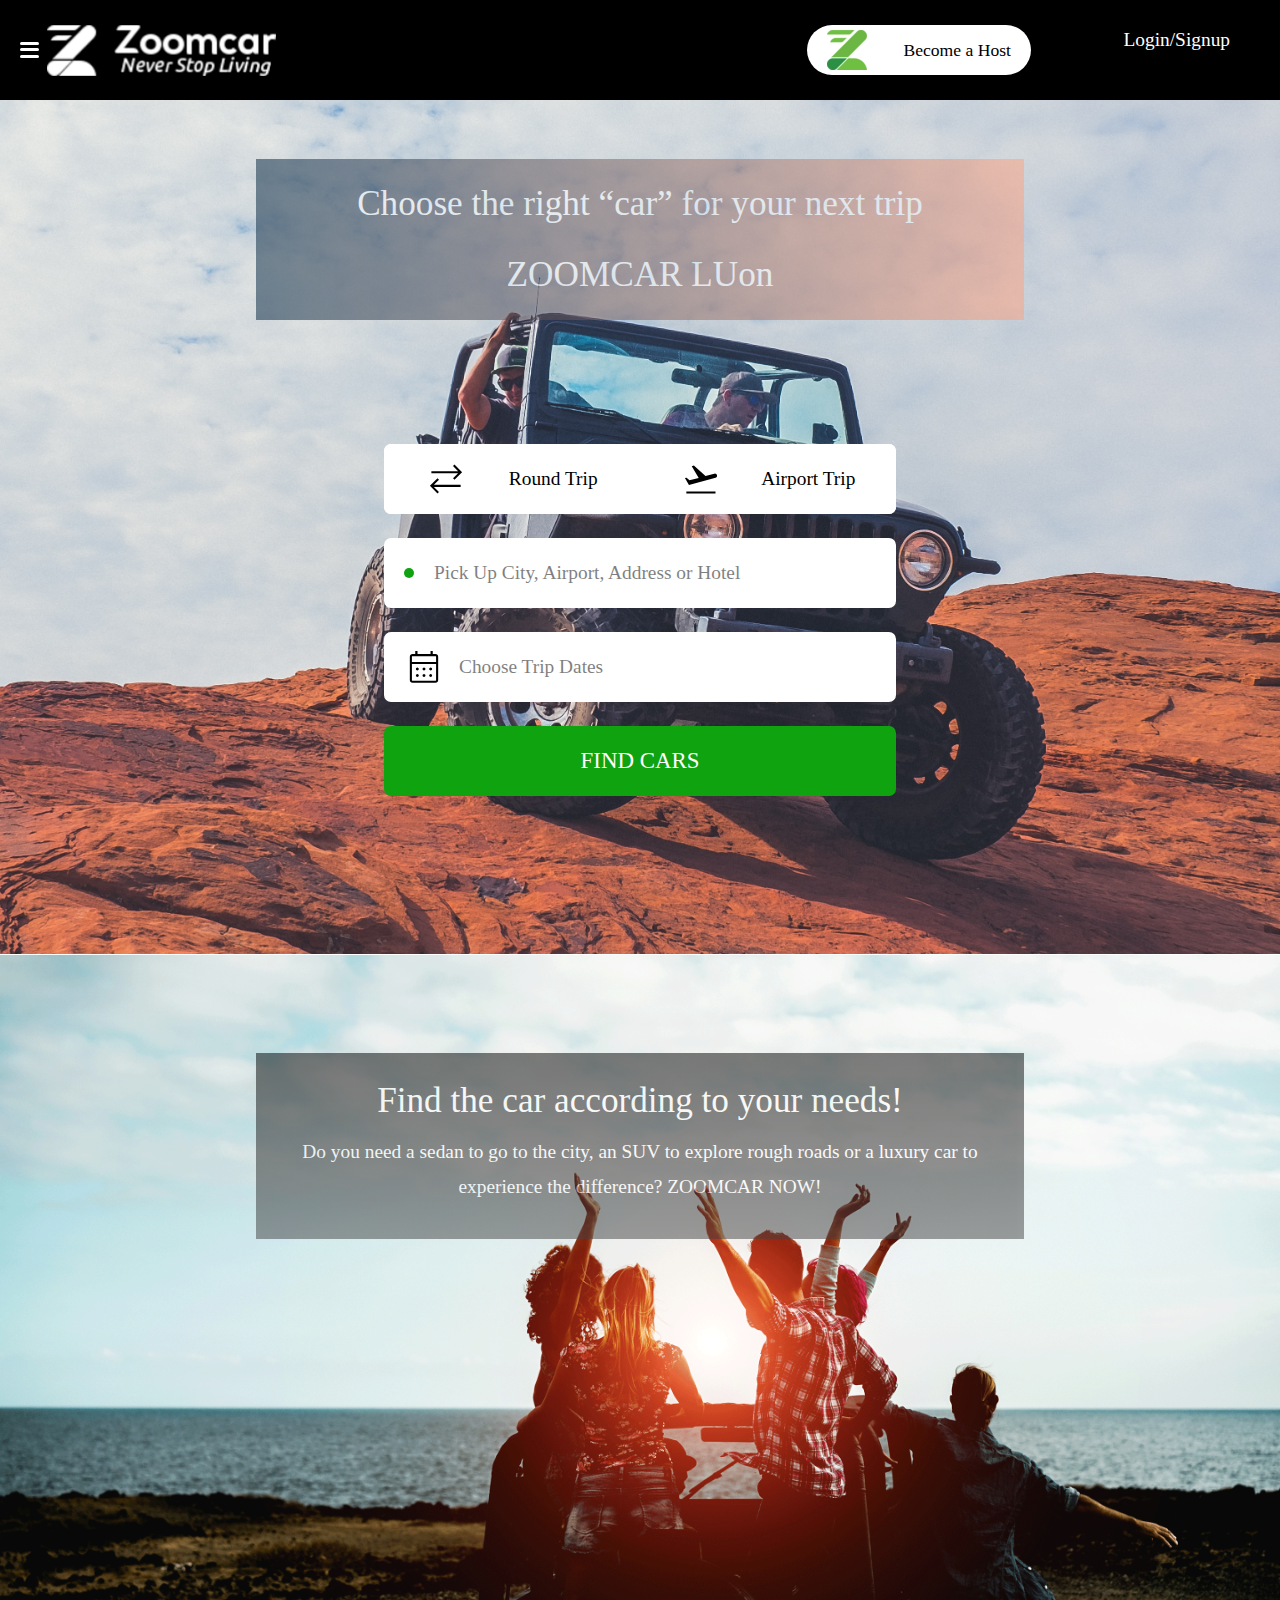
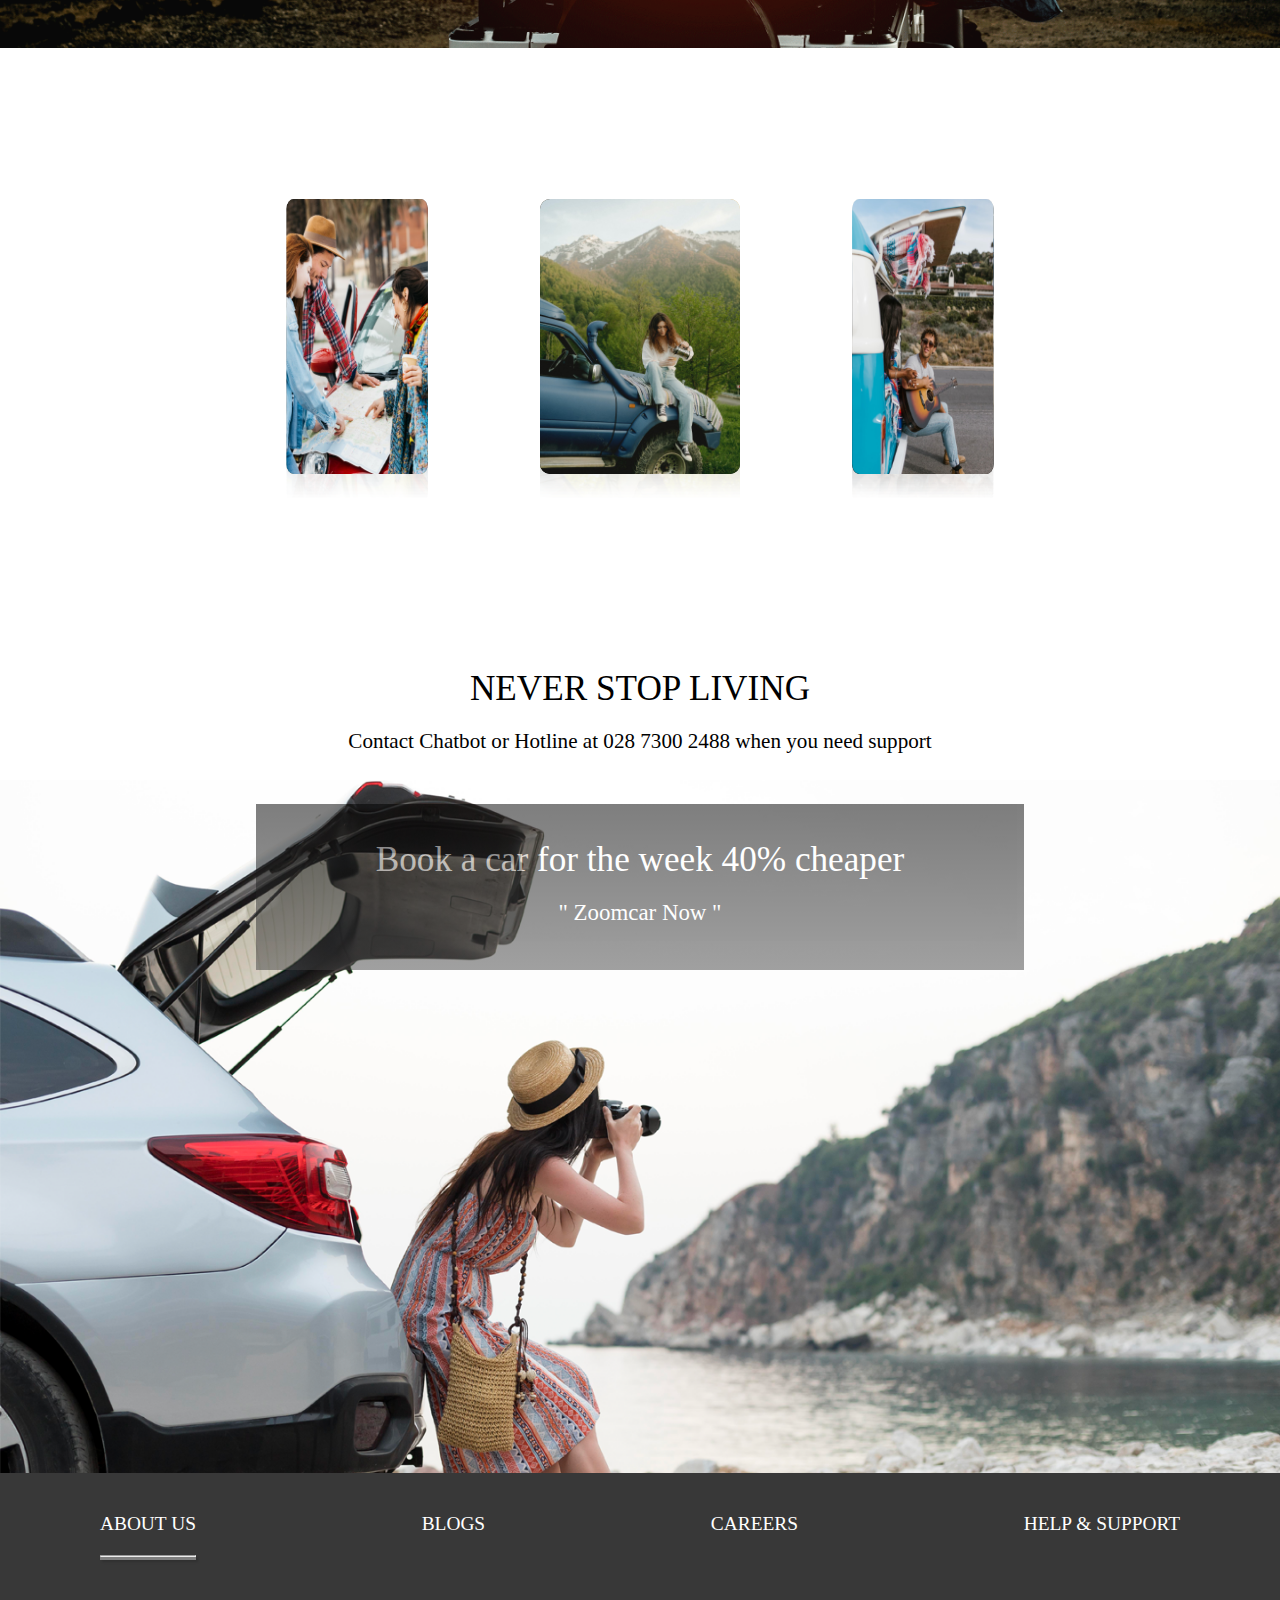
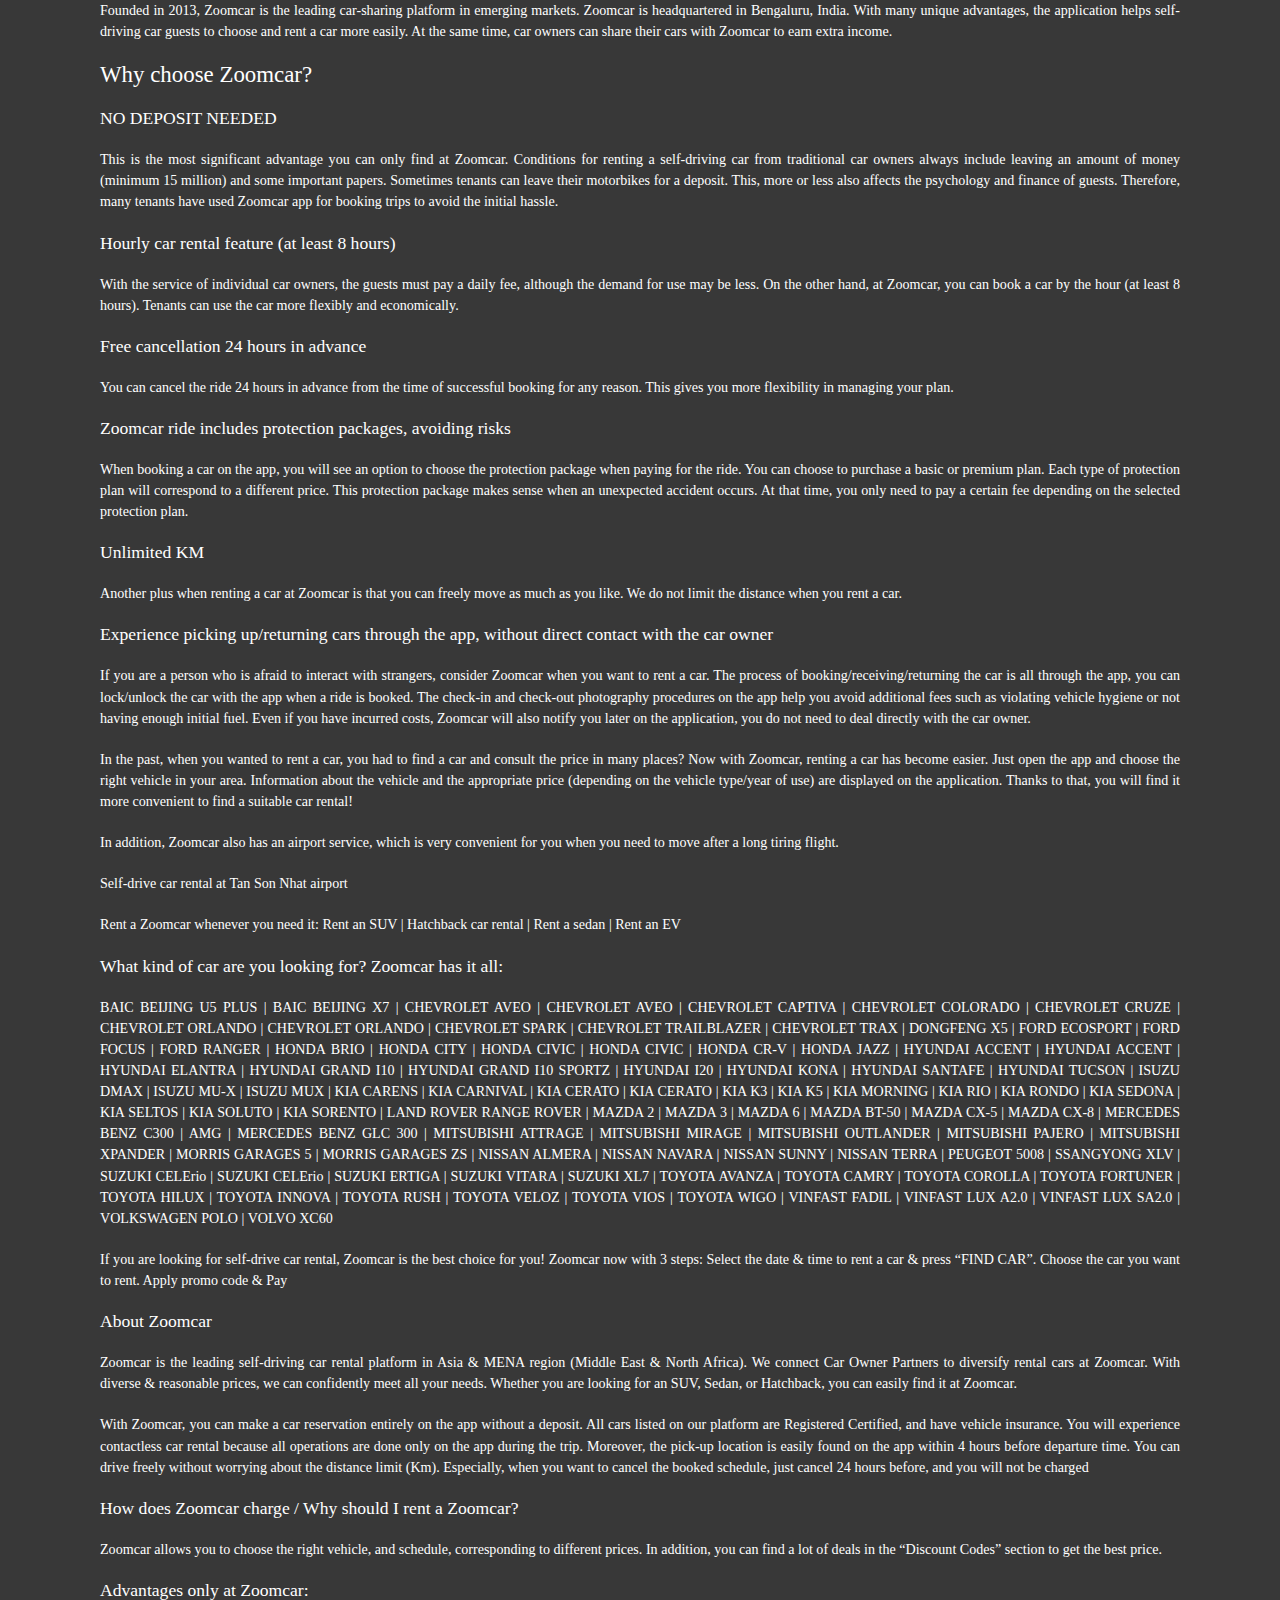
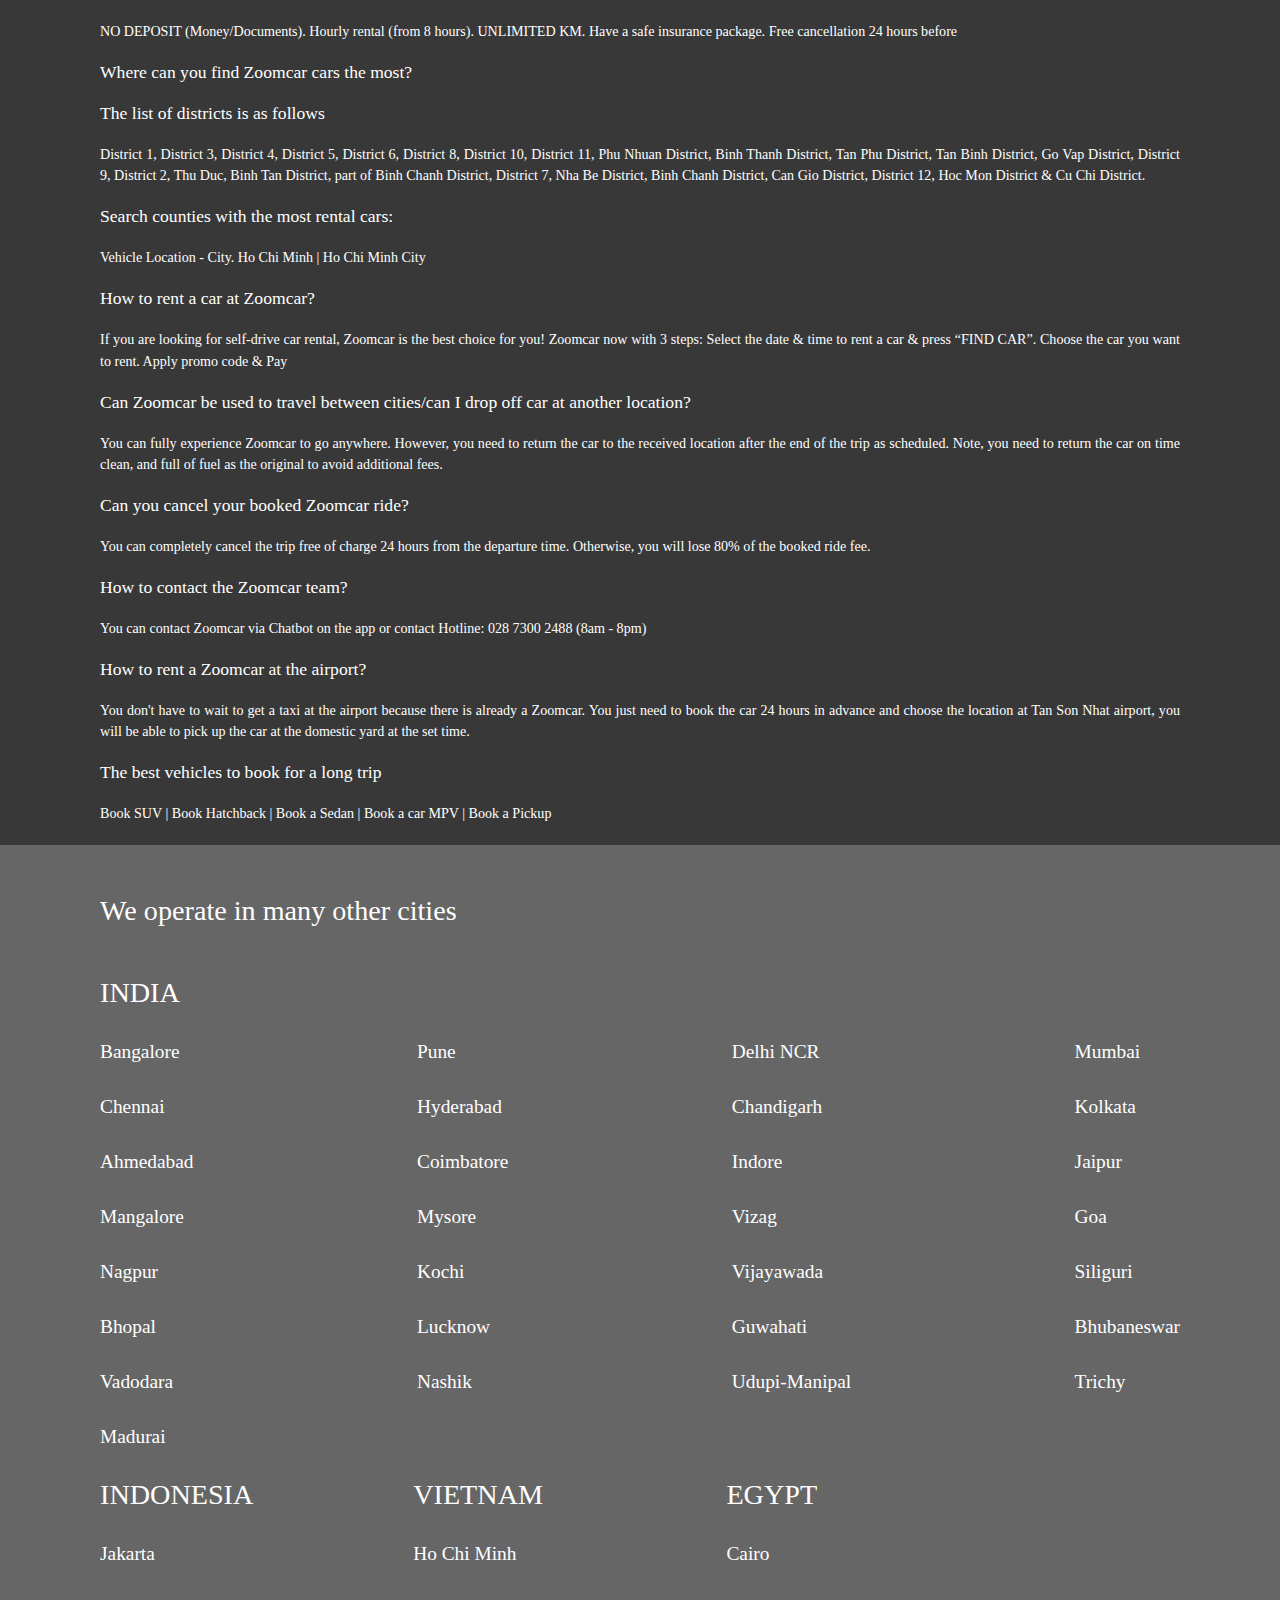
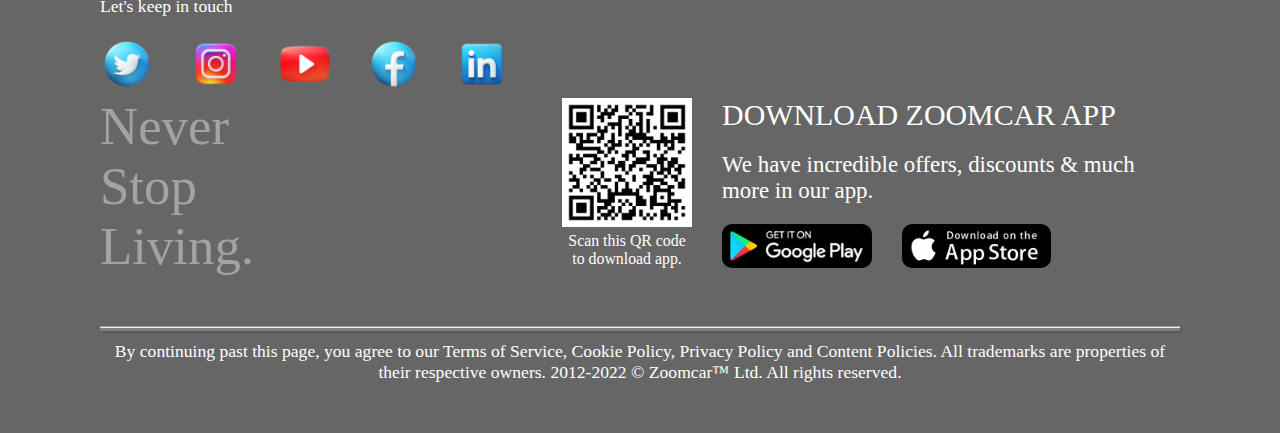
<file: index.html>
<!DOCTYPE html>
<html lang="en">
  <head>
    <meta charset="UTF-8" />
    <meta http-equiv="X-UA-Compatible" content="IE=edge" />
    <meta name="viewport" content="width=device-width, initial-scale=1.0" />
    <title>Self Drive Car rental | Rent a Car |Car Hire | Zoomcar</title>
    <link rel="stylesheet" href="./index.css" />
  </head>
  <body>
    <!-- ==================== navigation -->
    <div id="navigation">
      <div id="topBar">
        <!-- ==================== toggle -->
        <div>
          <div id="toggle">
            <div class="bar"></div>
            <div class="bar"></div>
            <div class="bar"></div>
          </div>
          <img src="./image/logo.png" alt="image not found" />
        </div>
        <div>
          <div>
            <img src="./image/zoom.png" alt="image not found" />
            <span>Become a Host</span>
          </div>
          <a href="./signin.html"><h2>Login/Signup</h2></a>
        </div>
      </div>
      <!-- ==================== sideBar -->
      <div id="sideBar">
        <div>
          <a href="./signin.html">
            <img src="./image/account.svg" alt="image not found" />
            <span>Login or Signup</span>
          </a>
        </div>
        <div id="showChangeCountry">
          <a href="./changeCity.html">
            <img src="./image/location.svg" alt="image not found" />
            <div>
              <span>Change City</span>
              <h4 id="chooseCity"></h4>
            </div>
          </a>
        </div>
        <div>
          <a href="">
            <img src="./image/language.svg" alt="image not found" />
            <div>
              <span>Change Language</span>
              <h4 id="chooseLang"></h4>
            </div>
          </a>
        </div>
        <div>
          <a href="">
            <img src="./image/zoom.png" alt="image not found" />
            <span>Become a Host</span>
          </a>
        </div>
        <div>
          <a href="">
            <img src="./image/policy.svg" alt="image not found" />
            <span>Zoomcar Policies</span>
          </a>
        </div>
        <div>
          <a href="./helpSupport.html">
            <img src="./image/help & support.svg" alt="image not found" />
            <span>Help & Support</span>
          </a>
        </div>
      </div>
    </div>
    <!-- ==================== main -->
    <div id="main">
      <!-- ==================== main first child -->
      <div>
        <img src="./image/1.jpg" alt="image not found" />
        <div>
          <h1>Choose the right “car” for your next trip ZOOMCAR LUon</h1>
        </div>
        <div>
          <div>
            <div id="roundTrip">
              <img src="./image/round trip.svg" alt=""/>
              <p>Round Trip</p>
            </div>
            <div id="airportTrip">
              <img src="./image/airport round trip.svg" alt=""/>
              <p>Airport Trip</p>
            </div>
          </div>
          <div>
            <div></div>
            <div><a href="./pickupLocation.html">Pick Up City, Airport, Address or Hotel</a></div>
          </div>
          <div>
            <img src="./image/calendar.svg" alt=""/>
            <a href="">Choose Trip Dates</a>
          </div>
          <div>FIND CARS</div>
        </div>
      </div>
      <!-- ==================== main second child -->
      <div>
        <img src="./image/2.png" alt="image not found" />
        <div>
          <h1>Find the car according to your needs!</h1>
          <h2>
            Do you need a sedan to go to the city, an SUV to explore rough roads
            or a luxury car to experience the difference? ZOOMCAR NOW!
          </h2>
        </div>
      </div>
      <!-- ==================== main third child -->
      <div>
        <!-- <div>
          <h1>UNMATCHED BENEFITS</h1>
          <p>Outstanding advantages for you to rent a car more easily</p>
        </div> -->
        <!-- <div>
          <img src="./image/4.png" alt="image not found" />
          <img src="./image/5.png" alt="image not found" />
          <img src="./image/6.png" alt="image not found" />
          <img src="./image/7.png" alt="image not found" />
          <img src="./image/8.png" alt="image not found" />
          <img src="./image/9.png" alt="image not found" />
        </div> -->
        <div id="body">
          <div class="box">
            <span style="--i: 1"
              ><img src="./image/4.png" alt="image not found"
            /></span>
            <span style="--i: 2"
              ><img src="./image/5.png" alt="image not found"
            /></span>
            <span style="--i: 3"
              ><img src="./image/6.png" alt="image not found"
            /></span>
            <span style="--i: 4"
              ><img src="./image/7.png" alt="image not found"
            /></span>
            <span style="--i: 5"
              ><img src="./image/8.png" alt="image not found"
            /></span>
            <span style="--i: 6"
              ><img src="./image/9.png" alt="image not found"
            /></span>
            <span style="--i: 7"
              ><img src="./image/10.png" alt="image not found"
            /></span>
            <span style="--i: 8"
              ><img src="./image/11.png" alt="image not found"
            /></span>
            <span style="--i: 9"
              ><img src="./image/12.png" alt="image not found"
            /></span>
            <span style="--i: 10"
              ><img src="./image/13.png" alt="image not found"
            /></span>
          </div>
        </div>
      </div>
      <!-- ==================== main fourth child -->
      <div>
        <div>
          <h1>NEVER STOP LIVING</h1>
          <p>
            Contact Chatbot or Hotline at 028 7300 2488 when you need support
          </p>
        </div>
        <div>
          <h1>Book a car for the week 40% cheaper</h1>
          <h3>" Zoomcar Now "</h3>
        </div>
        <img src="./image/3.png" alt="image not found" />
      </div>
    </div>
    <!-- ==================== bottom -->
    <div id="bottom">
      <!-- ==================== bottom first child -->
      <div>
        <div>
          <div id="about">
            <h2>ABOUT US</h2>
            <div id="h2under1">
              <hr />
            </div>
          </div>
          <div id="blogs">
            <h2>BLOGS</h2>
            <div id="h2under2">
              <hr />
            </div>
          </div>
          <div id="careers">
            <h2>CAREERS</h2>
            <div id="h2under3">
              <hr />
            </div>
          </div>
          <div id="help">
            <h2>HELP & SUPPORT</h2>
            <div id="h2under4">
              <hr />
            </div>
          </div>
        </div>
        
        <h2 id="blogsContent">Find more information about Zoomcar Blogs <a href="https://www.zoomcar.com/blog/" target="_blank">here</a></h2>
        <h2 id="careersContent">Find more information about Zoomcar Careers <a href="https://www.zoomcar.com/careers" target="_blank">here</a></h2>
        <h2 id="helpContent">Find more information about Zoomcar Help and Support <a href="./helpSupport.html" target="_blank">here</a></h2>
        <div id="content">
          <p>
            Founded in 2013, Zoomcar is the leading car-sharing platform in
            emerging markets. Zoomcar is headquartered in Bengaluru, India. With
            many unique advantages, the application helps self-driving car
            guests to choose and rent a car more easily. At the same time, car
            owners can share their cars with Zoomcar to earn extra income.
          </p>
          <h2>Why choose Zoomcar?</h2>
          <h3>NO DEPOSIT NEEDED</h3>
          <p>
            This is the most significant advantage you can only find at Zoomcar.
            Conditions for renting a self-driving car from traditional car
            owners always include leaving an amount of money (minimum 15
            million) and some important papers. Sometimes tenants can leave
            their motorbikes for a deposit. This, more or less also affects the
            psychology and finance of guests. Therefore, many tenants have used
            Zoomcar app for booking trips to avoid the initial hassle.
          </p>
          <h3>Hourly car rental feature (at least 8 hours)</h3>
          <p>
            With the service of individual car owners, the guests must pay a
            daily fee, although the demand for use may be less. On the other
            hand, at Zoomcar, you can book a car by the hour (at least 8 hours).
            Tenants can use the car more flexibly and economically.
          </p>
          <h3>Free cancellation 24 hours in advance</h3>
          <p>
            You can cancel the ride 24 hours in advance from the time of
            successful booking for any reason. This gives you more flexibility
            in managing your plan.
          </p>
          <h3>Zoomcar ride includes protection packages, avoiding risks</h3>
          <p>
            When booking a car on the app, you will see an option to choose the
            protection package when paying for the ride. You can choose to
            purchase a basic or premium plan. Each type of protection plan will
            correspond to a different price. This protection package makes sense
            when an unexpected accident occurs. At that time, you only need to
            pay a certain fee depending on the selected protection plan.
          </p>
          <h3>Unlimited KM</h3>
          <p>
            Another plus when renting a car at Zoomcar is that you can freely
            move as much as you like. We do not limit the distance when you rent
            a car.
          </p>
          <h3>
            Experience picking up/returning cars through the app, without direct
            contact with the car owner
          </h3>
          <p>
            If you are a person who is afraid to interact with strangers,
            consider Zoomcar when you want to rent a car. The process of
            booking/receiving/returning the car is all through the app, you can
            lock/unlock the car with the app when a ride is booked. The check-in
            and check-out photography procedures on the app help you avoid
            additional fees such as violating vehicle hygiene or not having
            enough initial fuel. Even if you have incurred costs, Zoomcar will
            also notify you later on the application, you do not need to deal
            directly with the car owner.
          </p>
          <p>
            In the past, when you wanted to rent a car, you had to find a car
            and consult the price in many places? Now with Zoomcar, renting a
            car has become easier. Just open the app and choose the right
            vehicle in your area. Information about the vehicle and the
            appropriate price (depending on the vehicle type/year of use) are
            displayed on the application. Thanks to that, you will find it more
            convenient to find a suitable car rental!
          </p>
          <p>
            In addition, Zoomcar also has an airport service, which is very
            convenient for you when you need to move after a long tiring flight.
          </p>
          <p>Self-drive car rental at Tan Son Nhat airport</p>
          <p>
            Rent a Zoomcar whenever you need it: Rent an SUV | Hatchback car
            rental | Rent a sedan | Rent an EV
          </p>
          <h3>What kind of car are you looking for? Zoomcar has it all:</h3>
          <!-- ================================== -->
          <p>
            BAIC BEIJING U5 PLUS | BAIC BEIJING X7 | CHEVROLET AVEO | CHEVROLET
            AVEO | CHEVROLET CAPTIVA | CHEVROLET COLORADO | CHEVROLET CRUZE |
            CHEVROLET ORLANDO | CHEVROLET ORLANDO | CHEVROLET SPARK | CHEVROLET
            TRAILBLAZER | CHEVROLET TRAX | DONGFENG X5 | FORD ECOSPORT | FORD
            FOCUS | FORD RANGER | HONDA BRIO | HONDA CITY | HONDA CIVIC | HONDA
            CIVIC | HONDA CR-V | HONDA JAZZ | HYUNDAI ACCENT | HYUNDAI ACCENT |
            HYUNDAI ELANTRA | HYUNDAI GRAND I10 | HYUNDAI GRAND I10 SPORTZ |
            HYUNDAI I20 | HYUNDAI KONA | HYUNDAI SANTAFE | HYUNDAI TUCSON |
            ISUZU DMAX | ISUZU MU-X | ISUZU MUX | KIA CARENS | KIA CARNIVAL |
            KIA CERATO | KIA CERATO | KIA K3 | KIA K5 | KIA MORNING | KIA RIO |
            KIA RONDO | KIA SEDONA | KIA SELTOS | KIA SOLUTO | KIA SORENTO |
            LAND ROVER RANGE ROVER | MAZDA 2 | MAZDA 3 | MAZDA 6 | MAZDA BT-50 |
            MAZDA CX-5 | MAZDA CX-8 | MERCEDES BENZ C300 | AMG | MERCEDES BENZ
            GLC 300 | MITSUBISHI ATTRAGE | MITSUBISHI MIRAGE | MITSUBISHI
            OUTLANDER | MITSUBISHI PAJERO | MITSUBISHI XPANDER | MORRIS GARAGES
            5 | MORRIS GARAGES ZS | NISSAN ALMERA | NISSAN NAVARA | NISSAN SUNNY
            | NISSAN TERRA | PEUGEOT 5008 | SSANGYONG XLV | SUZUKI CELErio |
            SUZUKI CELErio | SUZUKI ERTIGA | SUZUKI VITARA | SUZUKI XL7 | TOYOTA
            AVANZA | TOYOTA CAMRY | TOYOTA COROLLA | TOYOTA FORTUNER | TOYOTA
            HILUX | TOYOTA INNOVA | TOYOTA RUSH | TOYOTA VELOZ | TOYOTA VIOS |
            TOYOTA WIGO | VINFAST FADIL | VINFAST LUX A2.0 | VINFAST LUX SA2.0 |
            VOLKSWAGEN POLO | VOLVO XC60
          </p>
          <!-- ================================== -->
          <p>
            If you are looking for self-drive car rental, Zoomcar is the best
            choice for you! Zoomcar now with 3 steps: Select the date & time to
            rent a car & press “FIND CAR”. Choose the car you want to rent.
            Apply promo code & Pay
          </p>
          <h3>About Zoomcar</h3>
          <p>
            Zoomcar is the leading self-driving car rental platform in Asia &
            MENA region (Middle East & North Africa). We connect Car Owner
            Partners to diversify rental cars at Zoomcar. With diverse &
            reasonable prices, we can confidently meet all your needs. Whether
            you are looking for an SUV, Sedan, or Hatchback, you can easily find
            it at Zoomcar.
          </p>
          <p>
            With Zoomcar, you can make a car reservation entirely on the app
            without a deposit. All cars listed on our platform are Registered
            Certified, and have vehicle insurance. You will experience
            contactless car rental because all operations are done only on the
            app during the trip. Moreover, the pick-up location is easily found
            on the app within 4 hours before departure time. You can drive
            freely without worrying about the distance limit (Km). Especially,
            when you want to cancel the booked schedule, just cancel 24 hours
            before, and you will not be charged
          </p>
          <h3>How does Zoomcar charge / Why should I rent a Zoomcar?</h3>
          <p>
            Zoomcar allows you to choose the right vehicle, and schedule,
            corresponding to different prices. In addition, you can find a lot
            of deals in the “Discount Codes” section to get the best price.
          </p>
          <h3>Advantages only at Zoomcar:</h3>
          <p>
            NO DEPOSIT (Money/Documents). Hourly rental (from 8 hours).
            UNLIMITED KM. Have a safe insurance package. Free cancellation 24
            hours before
          </p>
          <h3>Where can you find Zoomcar cars the most?</h3>
          <h4>The list of districts is as follows</h4>
          <p>
            District 1, District 3, District 4, District 5, District 6, District
            8, District 10, District 11, Phu Nhuan District, Binh Thanh
            District, Tan Phu District, Tan Binh District, Go Vap District,
            District 9, District 2, Thu Duc, Binh Tan District, part of Binh
            Chanh District, District 7, Nha Be District, Binh Chanh District,
            Can Gio District, District 12, Hoc Mon District & Cu Chi District.
          </p>
          <h4>Search counties with the most rental cars:</h4>
          <p>Vehicle Location - City. Ho Chi Minh | Ho Chi Minh City</p>
          <h3>How to rent a car at Zoomcar?</h3>
          <p>
            If you are looking for self-drive car rental, Zoomcar is the best
            choice for you! Zoomcar now with 3 steps: Select the date & time to
            rent a car & press “FIND CAR”. Choose the car you want to rent.
            Apply promo code & Pay
          </p>
          <h3>
            Can Zoomcar be used to travel between cities/can I drop off car at
            another location?
          </h3>
          <p>
            You can fully experience Zoomcar to go anywhere. However, you need
            to return the car to the received location after the end of the trip
            as scheduled. Note, you need to return the car on time clean, and
            full of fuel as the original to avoid additional fees.
          </p>
          <h3>Can you cancel your booked Zoomcar ride?</h3>
          <p>
            You can completely cancel the trip free of charge 24 hours from the
            departure time. Otherwise, you will lose 80% of the booked ride fee.
          </p>
          <h3>How to contact the Zoomcar team?</h3>
          <p>
            You can contact Zoomcar via Chatbot on the app or contact Hotline:
            028 7300 2488 (8am - 8pm)
          </p>
          <h3>How to rent a Zoomcar at the airport?</h3>
          <p>
            You don't have to wait to get a taxi at the airport because there is
            already a Zoomcar. You just need to book the car 24 hours in advance
            and choose the location at Tan Son Nhat airport, you will be able to
            pick up the car at the domestic yard at the set time.
          </p>
          <h3>The best vehicles to book for a long trip</h3>
          <p>
            Book SUV | Book Hatchback | Book a Sedan | Book a car MPV | Book a
            Pickup
          </p>
        </div>
      </div>
      <!-- ==================== bottom second child -->
      <div>
        <h2>We operate in many other cities</h2>
        <h2>INDIA</h2>
        <div>
          <div>
            <a href=""><span>Bangalore</span></a>
            <a href=""><span>Chennai</span></a>
            <a href=""><span>Ahmedabad</span></a>
            <a href=""><span>Mangalore</span></a>
            <a href=""><span>Nagpur</span></a>
            <a href=""><span>Bhopal</span></a>
            <a href=""><span>Vadodara</span></a>
            <a href=""><span>Madurai</span></a>
          </div>
          <div>
            <a href=""><span>Pune</span></a>
            <a href=""><span>Hyderabad</span></a>
            <a href=""><span>Coimbatore</span></a>
            <a href=""><span>Mysore</span></a>
            <a href=""><span>Kochi</span></a>
            <a href=""><span>Lucknow</span></a>
            <a href=""><span>Nashik</span></a>
          </div>
          <div>
            <a href=""><span>Delhi NCR</span></a>
            <a href=""><span>Chandigarh</span></a>
            <a href=""><span>Indore</span></a>
            <a href=""><span>Vizag</span></a>
            <a href=""><span>Vijayawada</span></a>
            <a href=""><span>Guwahati</span></a>
            <a href=""><span>Udupi-Manipal</span></a>
          </div>
          <div>
            <a href=""><span>Mumbai</span></a>
            <a href=""><span>Kolkata</span></a>
            <a href=""><span>Jaipur</span></a>
            <a href=""><span>Goa</span></a>
            <a href=""><span>Siliguri</span></a>
            <a href=""><span>Bhubaneswar<span></span></a>
            <a href=""><span>Trichy</span></a>
          </div>
        </div>
        <!-- ================================ -->
        <div>
          <div>
            <h2>INDONESIA</h2>
            <h2>VIETNAM</h2>
            <h2>EGYPT</h2>
          </div>
          <div>
            <a href=""><span>Jakarta</span></a>
            <a href=""><span>Ho Chi Minh</span></a>
            <a href=""><span>Cairo</span></a>
          </div>
        </div>
        <!-- ================================ -->
        <div>
          <h4>Let's keep in touch</h4>
          <a href="https://twitter.com/zoomcar_india?lang=en" target="_blank"
            ><img src="./image/twitter.png" alt="image not found"
          /></a>
          <a href="https://www.instagram.com/zoomcar_india/" target="_blank"
            ><img src="./image/instagram.png" alt="image not found"
          /></a>
          <a
            href="https://www.youtube.com/c/Zoomcar-Self-Drive-Car-Rental"
            target="_blank"
            ><img src="./image/youtube.png" alt="image not found"
          /></a>
          <a href="https://www.facebook.com/zoomcar.in" target="_blank"
            ><img src="./image/facebook.png" alt="image not found"
          /></a>
          <a
            href="https://www.linkedin.com/company/unavailable/"
            target="_blank"
            ><img src="./image/linkedin.png" alt="image not found"
          /></a>
        </div>
        <!-- ================================ -->
        <div>
          <h1>Never<br />Stop<br />Living.</h1>
          <div>
            <div>
              <img src="./image/barcode.png" alt="image not found" />
              <p>Scan this QR code to download app.</p>
            </div>
            <div>
              <h2>DOWNLOAD ZOOMCAR APP</h2>
              <h3>
                We have incredible offers, discounts & much more in our app.
              </h3>
              <div>
                <a
                  href="https://play.google.com/store/apps/details?id=com.zoomcar&pli=1"
                  target="_blank"
                  ><img src="./image/google play.png" alt="image not found"
                /></a>
                <a
                  href="https://apps.apple.com/in/app/zoomcar-self-drive-car-rental/id889910218"
                  target="_blank"
                  ><img src="./image/apple app.png" alt="image not found"
                /></a>
              </div>
            </div>
          </div>
        </div>
        <!-- ============================== footer -->
        <div>
          <hr />
        </div>
        <p>
          By continuing past this page, you agree to our Terms of Service,
          Cookie Policy, Privacy Policy and Content Policies. All trademarks are
          properties of their respective owners. 2012-2022 © Zoomcar™ Ltd. All
          rights reserved.
        </p>
      </div>
    </div>
  </body>
  <script src="./index.js"></script>
</html>
</file>
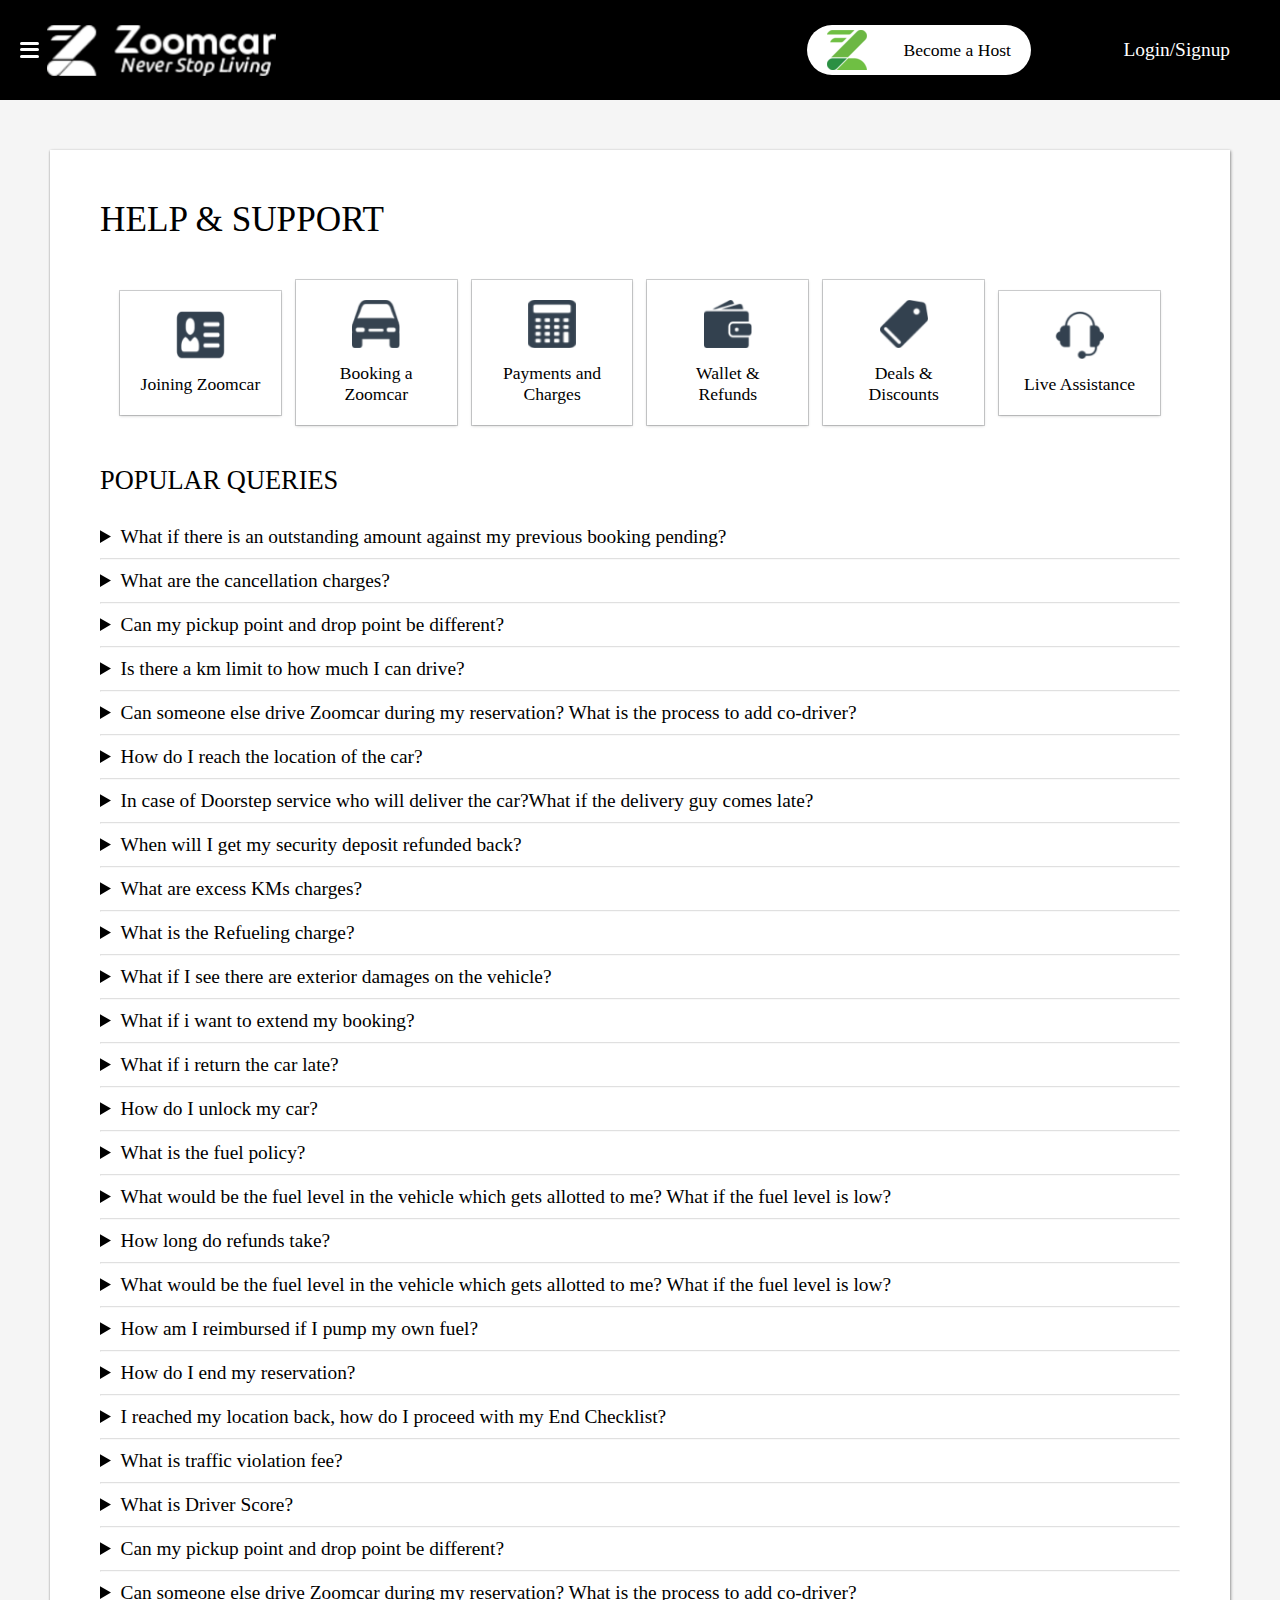
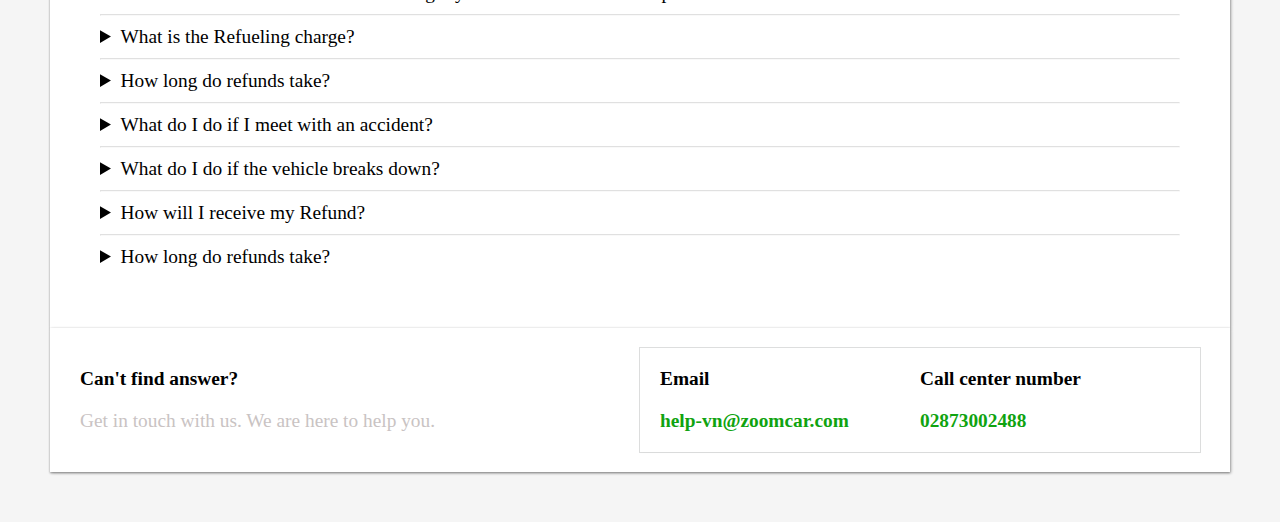
<file: helpSupport.html>
<!DOCTYPE html>
<html lang="en">
  <head>
    <meta charset="UTF-8" />
    <meta http-equiv="X-UA-Compatible" content="IE=edge" />
    <meta name="viewport" content="width=device-width, initial-scale=1.0" />
    <title>Self Drive Car rental | Rent a Car |Car Hire | Zoomcar</title>
    <link rel="stylesheet" href="./helpSupport.css" />
  </head>
  <body>
    <!-- ==================== navigation -->
    <div id="navigation">
      <div id="topBar">
        <!-- ==================== toggle -->
        <div>
          <div id="toggle">
            <div class="bar"></div>
            <div class="bar"></div>
            <div class="bar"></div>
          </div>
          <img src="./image/logo.png" alt="image not found" />
        </div>
        <div>
          <div>
            <img src="./image/zoom.png" alt="image not found" />
            <span>Become a Host</span>
          </div>
          <a href="./signin.html"><h2>Login/Signup</h2></a>
        </div>
      </div>
      <!-- ==================== sideBar -->
      <div id="sideBar">
        <div>
          <a href="./signin.html">
            <img src="./image/account.svg" alt="image not found" />
            <span>Login or Signup</span>
          </a>
        </div>
        <div id="showChangeCountry">
          <a href="./changeCity.html">
            <img src="./image/location.svg" alt="image not found" />
            <div>
              <span>Change City</span>
              <h3 id="chooseCity"></h3>
            </div>
          </a>
        </div>
        <div>
          <a href="">
            <img src="./image/language.svg" alt="image not found" />
            <div>
              <span>Change Language</span>
              <h3 id="chooseLang"></h3>
            </div>
          </a>
        </div>
        <div>
          <a href="">
            <img src="./image/zoom.png" alt="image not found" />
            <span>Become a Host</span>
          </a>
        </div>
        <div>
          <a href="">
            <img src="./image/policy.svg" alt="image not found" />
            <span>Zoomcar Policies</span>
          </a>
        </div>
        <div>
          <a href="">
            <img src="./image/help & support.svg" alt="image not found" />
            <span>Help & Support</span>
          </a>
        </div>
      </div>
    </div>
    <!-- ==================== main -->
    <div id="main">
      <div id="cont">
        <h1>HELP & SUPPORT</h1>
        <div id="option">
          <div>
            <img src="./image/joining zoomcar.png" alt="image not found" />
            <p>Joining Zoomcar</p>
          </div>
          <div>
            <img src="./image/booking a zoomcar.png" alt="image not found" />
            <p>Booking a Zoomcar</p>
          </div>
          <div>
            <img src="./image/payment & charges.png" alt="image not found" />
            <p>Payments and Charges</p>
          </div>
          <div>
            <img src="./image/wallet & refunds.png" alt="image not found" />
            <p>Wallet & Refunds</p>
          </div>
          <div>
            <img src="./image/deals & discounts.png" alt="image not found" />
            <p>Deals & Discounts</p>
          </div>
          <div>
            <img src="./image/live assistance.png" alt="image not found" />
            <p>Live Assistance</p>
          </div>
        </div>
        <h1>POPULAR QUERIES</h1>
        <details>
          <summary class="summary">
            What if there is an outstanding amount against my previous booking
            pending?
          </summary>
          <p class="para">
            You will not be able to pick up the vehicle on your next booking
            unless you have cleared all the outstanding balance from your
            previous booking. Please ensure you check for pending outstandings
            before making another booking.
          </p>
        </details>
        <hr />
        <details>
          <summary class="summary">What are the cancellation charges?</summary>
          <p class="para">
            Cancellation made > 24 hrs before booking start - No cancellation
            fee will be charged Cancellation made < 24 hrs before booking start
            - 50% of booking fee or flat 100,000 VND, whichever is higher.
            Cancellation made after booking starts - No refund of booking fee.
          </p>
        </details>
        <hr />
        <details>
          <summary class="summary">
            Can my pickup point and drop point be different?
          </summary>
          <p class="para">
            Only Point to Point pick up and Drop currently. No option of
            dropping it in different citites.
          </p>
        </details>
        <hr />
        <details>
          <summary class="summary">
            Is there a km limit to how much I can drive?
          </summary>
          <p class="para">
            The free kilometres allotted to the customer will be proportional to
            the number of hours booked and the flexi package chosen. The
            available km packages are 5km/hr, 10km/hr and 15km/hr Free KMs are
            calculated based on the latest scheduled pick up time to the latest
            scheduled drop off time or to the actual drop off time whichever is
            later. Customer is liable to pay for the excess kms at a fixed fee
            per km as communicated while booking the trip.
          </p>
        </details>
        <hr />
        <details>
          <summary class="summary">
            Can someone else drive Zoomcar during my reservation? What is the
            process to add co-driver?
          </summary>
          <p class="para">
            We understand that driving can get tiring on a long drive and you
            want to share driving responsibilities with a friend. Simply add
            co-drivers through the Co-Drivers page in your account. This will
            ensure that in case of any damage while your friend is driving,
            liability is limited to the security deposit (under our usual
            conditions). If your friend is not a Zoomcar user already, we will
            ask them to upload their DL and then review it. If your friend is
            already a Zoomcar user then their DL has most likely already been
            approved. Please do remember, you are still responsible for the
            vehicle during your reservation. Additionally if a non-Zoomcar
            verified person drives the vehicle, Zoomcar's insurance coverage
            would be invalidated and you will face unlimited liability.
          </p>
        </details>
        <hr />
        <details>
          <summary class="summary">
            How do I reach the location of the car?
          </summary>
          <p class="para">
            Once the booking is confirmed, vehicle details with the location
            would be shared on the application. You can use our application to
            navigate to your car.
          </p>
        </details>
        <hr />
        <details>
          <summary class="summary">
            In case of Doorstep service who will deliver the car?What if the
            delivery guy comes late?
          </summary>
          <p class="para">
            A Delivery executive will be allotted for your booking one hour
            before the booking start time, you will receive the details of the
            delivery executive at the same time. In the case of address
            clarification, our executive will call you for confirmation and he
            will be at your location by your bookings start time. You can
            contact the executive over the shared contact number.
          </p>
        </details>
        <hr />
        <details>
          <summary class="summary">
            When will I get my security deposit refunded back?
          </summary>
          <p class="para">
            Once the booking gets completed, We will process the refund of your
            security deposit within 7 to 14 days. The payment owed will be
            deducted from the security deposit in the event the customer is
            found to violate Zoomcar T&C.
          </p>
        </details>
        <hr />
        <details>
          <summary class="summary">What are excess KMs charges?</summary>
          <p class="para">
            Every booking comes with a KM package which is already included in
            the booking fee however exceeding the free KMs would result in extra
            fee as per the selected vehicle. You can keep a note of your free
            KMs and an extra fee per KM on your App. Charges would be according
            to the extra KMs driven: Total extra KMs x Charge per km.
          </p>
        </details>
        <hr />
        <details>
          <summary class="summary">What is the Refueling charge?</summary>
          <p class="para">
            Customers should return the vehicle with a full tank at the end of
            the booking. If returned with lesser fuel than the fuel level at the
            start of the trip then Refuelling charges of 23,000 VND per litre
            plus an additional inconvenience fee of 100,000 VND will be
            applicable. (Refuelling charges = 23,000 VND x difference in fuel
            level + 100,000 VND).
          </p>
        </details>
        <hr />
        <details>
          <summary class="summary">
            What if I see there are exterior damages on the vehicle?
          </summary>
          <p class="para">
            We try to inspect all our vehicle's condition periodically however
            if you notice any damage on the vehicle, Please do call out the same
            in the start checklist and also do capture the images for future
            reference.
          </p>
        </details>
        <hr />
        <details>
          <summary class="summary">
            What if i want to extend my booking?
          </summary>
          <p class="para">
            You can always extend a booking through Zoomcar application. For
            Doorstep Bookings: Extension within 2 hours of Bookings End time
            will lead to cancellation of Doorstep Collection. No refunds
            applicable.
          </p>
        </details>
        <hr />
        <details>
          <summary class="summary">What if i return the car late?</summary>
          <p class="para">
            Late return would attract heavy penalty. It will be around 2x of
            your booking price. This multiplier is subject to change.
          </p>
        </details>
        <hr />
        <details>
          <summary class="summary">How do I unlock my car?</summary>
          <p class="para">
            You can unlock the car by filling pick up checklist. Unlocking and
            Locking is a part of checklist.
          </p>
        </details>
        <hr />
        <details>
          <summary class="summary">What is the fuel policy?</summary>
          <p class="para">
            No Fuel bookings - the vehicle should be returned by the Member,
            upon the completion of the booking, with fuel at the same level as
            at the start of the booking. If the Vehicle is returned with lesser
            fuel than the fuel level at the start of the trip then Refuelling
            penalty will be applicable.
          </p>
        </details>
        <hr />
        <details>
          <summary class="summary">
            What would be the fuel level in the vehicle which gets allotted to
            me? What if the fuel level is low?
          </summary>
          <p class="para">
            While we ensure a hassle free trip for you, there can be instances
            where fuel levels in few vehicles may be as low. Post completing the
            pick-up checklist procedure, please do check the fuel percentage in
            the vehicle and refuel the vehicle if the current fuel level is not
            enough for your trip. Please refuel the vehicle as per your trip
            requirement.
          </p>
        </details>
        <hr />
        <details>
          <summary class="summary">How long do refunds take?</summary>
          <p class="para">
            All Refunds made shall be through the original payment account only.
            We will process the refund within 7 to 14 days.
          </p>
        </details>
        <hr />
        <details>
          <summary class="summary">
            What would be the fuel level in the vehicle which gets allotted to
            me? What if the fuel level is low?
          </summary>
          <p class="para">
            Fuel levels in few vehicles may be as low as 5-10%. Post completing
            the pick-up checklist procedure. Please do check the fuel percentage
            in the vehicle and refuel the vehicle if the current fuel level is
            not enough for your trip. Please refuel the vehicle as per your trip
            requirement.
          </p>
        </details>
        <hr />
        <details>
          <summary class="summary">
            How am I reimbursed if I pump my own fuel?
          </summary>
          <p class="para">
            Zoomcar is providing UNLIMITED KILOMETERS with NO FUEL Bookings, but
            the Guests are expected to drop the car at an equal or higher fuel
            level than the Booking Start time. Reimbursement for any excess fuel
            will be processed to the Guests. Refuelling Charges will be levied
            if the vehicle is dropped at a lower fuel level than the Booking
            Start time. If the booking type is With-fuel, Zoomcar pays for the
            fuel, regardless of whether the vehicle is a diesel or petrol
            variant. Zoomcar refuels the vehicles regularly. If you are driving
            a long distance and you need to refuel the vehicle, keep the
            original fuel receipt and submit it after your reservation and
            Zoomcar will happily reimburse you the amount based on estimation.
            We do not reimburse fuel refund on No fuel bookings, Please refuel
            the vehicles as per your need. While ending the trip vehicle fuel %
            should be as same as the start fuel % to avoid unnecessary charges.
            Start & End Checklist is mandatory.
          </p>
        </details>
        <hr />
        <details>
          <summary class="summary">How do I end my reservation?</summary>
          <p class="para">
            "Location without fleet (KLE booking): Filling checklists is easy!
            Now you can fill your End checklist via the Zoomcar app. Just log in
            to the App, select your live booking from the My bookings page and
            start. 1. Keep the keys inside the dashboard. 2. Edit your checklist
            details if there are any changes with Images. 3. Lock the vehicle.
            4. End of your trip by uploading 4 side images of the vehicle. It is
            advised to keep the images for your future reference and need proper
            network coverage filling the checklist." Please collect all your
            belonging before locking the vehicle.
          </p>
        </details>
        <hr />
        <details>
          <summary class="summary">
            I reached my location back, how do I proceed with my End Checklist?
          </summary>
          <p class="para">
            "Location without fleet (KLE booking): Filling checklists is easy!
            Now you can fill your End checklist via the Zoomcar app. Just log in
            to the App, select your live booking from the My bookings page and
            start. 1. Keep the keys inside the dashboard. 2. Edit your checklist
            details if there are any changes with Images. 3. Lock the vehicle.
            4. End of your trip by uploading 4 side images of the vehicle. It is
            advised to keep the images for your future reference and need proper
            network coverage filling the checklist." Please collect all your
            belonging before locking the vehicle.
          </p>
        </details>
        <hr />
        <details>
          <summary class="summary">What is traffic violation fee?</summary>
          <p class="para">
            Please ensure you drive safely without breaking any traffic rules.
            In case of an uncertain event of a traffic violation, Please clear
            the penalty through the Govt portal to avoid un-necessary charges
            against your booking and inconvenience to other customers.
          </p>
        </details>
        <hr />
        <details>
          <summary class="summary">What is Driver Score?</summary>
          <p class="para">
            Driver Score is a rating mechanism that reflects your driving
            behaviour for the trip. User's aggregate score is an average of the
            individual trips' driver score.
          </p>
        </details>
        <hr />
        <details>
          <summary class="summary">
            Can my pickup point and drop point be different?
          </summary>
          <p class="para">
            Only Point to Point pick up and Drop currently. No option of
            dropping it in different citites.
          </p>
        </details>
        <hr />
        <details>
          <summary class="summary">
            Can someone else drive Zoomcar during my reservation? What is the
            process to add co-driver?
          </summary>
          <p class="para">
            We understand that driving can get tiring on a long drive and you
            want to share driving responsibilities with a friend. Simply add
            co-drivers through the Co-Drivers page in your account. This will
            ensure that in case of any damage while your friend is driving,
            liability is limited to the security deposit (under our usual
            conditions). If your friend is not a Zoomcar user already, we will
            ask them to upload their DL and then review it. If your friend is
            already a Zoomcar user then their DL has most likely already been
            approved. Please do remember, you are still responsible for the
            vehicle during your reservation. Additionally if a non-Zoomcar
            verified person drives the vehicle, Zoomcar's insurance coverage
            would be invalidated and you will face unlimited liability.
          </p>
        </details>
        <hr />
        <details>
          <summary class="summary">What is the Refueling charge?</summary>
          <p class="para">
            Customers should return the vehicle with a full tank at the end of
            the booking. If returned with lesser fuel than the fuel level at the
            start of the trip then Refuelling charges of 23,000 VND per litre
            plus an additional inconvenience fee of 100,000 VND will be
            applicable. (Refuelling charges = 23,000 VND x difference in fuel
            level + 100,000 VND).
          </p>
        </details>
        <hr />
        <details>
          <summary class="summary">How long do refunds take?</summary>
          <p class="para">
            All Refunds made shall be through the original payment account only
            within 5 to 15 days.
          </p>
        </details>
        <hr />
        <details>
          <summary class="summary">
            What do I do if I meet with an accident?
          </summary>
          <p class="para">
            Immediately notify Zoomcar by calling <****> and we will guide you
            through the entire process. We will coordinate everything with the
            police, insurance, and road-side assistance. Do not leave the scene
            of the accident until proper support has arrived. You may be
            required to sign several formality documents associated with the
            accident.
          </p>
        </details>
        <hr />
        <details>
          <summary class="summary">
            What do I do if the vehicle breaks down?
          </summary>
          <p class="para">
            Immediately notify Zoomcar by calling <****> and we will guide you
            through the entire process with the help of our Call Center and
            Fleet Executive team. Each vehicle also has a 24x7 road-side support
            hotline number. Zoomcar will coordinate everything with this
            road-side assistance provider. Do not leave the scene of the
            breakdown until proper support has arrived.
          </p>
        </details>
        <hr />
        <details>
          <summary class="summary">How will I receive my Refund?</summary>
          <p class="para">
            Refund will be initiated to the account/card used to make the
            payment and will take 7 to 14 days to settle. If the payment was
            made from the wallet account, it would take 24 hrs for the refund to
            settle.
          </p>
        </details>
        <hr />
        <details>
          <summary class="summary">How long do refunds take?</summary>
          <p class="para">
            All Refunds made shall be through the original payment account only
            within 7 to 14 days.
          </p>
        </details>
      </div>
      <div id="footer">
        <div>
          <h2>Can't find answer?</h2>
          <p>Get in touch with us. We are here to help you.</p>
        </div>
        <div>
          <div>
            <h2>Email</h2>
            <h4>help-vn@zoomcar.com</h4>
          </div>
          <div>
            <h2>Call center number</h2>
            <h4>02873002488</h4>
          </div>
        </div>
      </div>
    </div>
  </body>
  <script src="./index.js"></script>
</html>
</file>
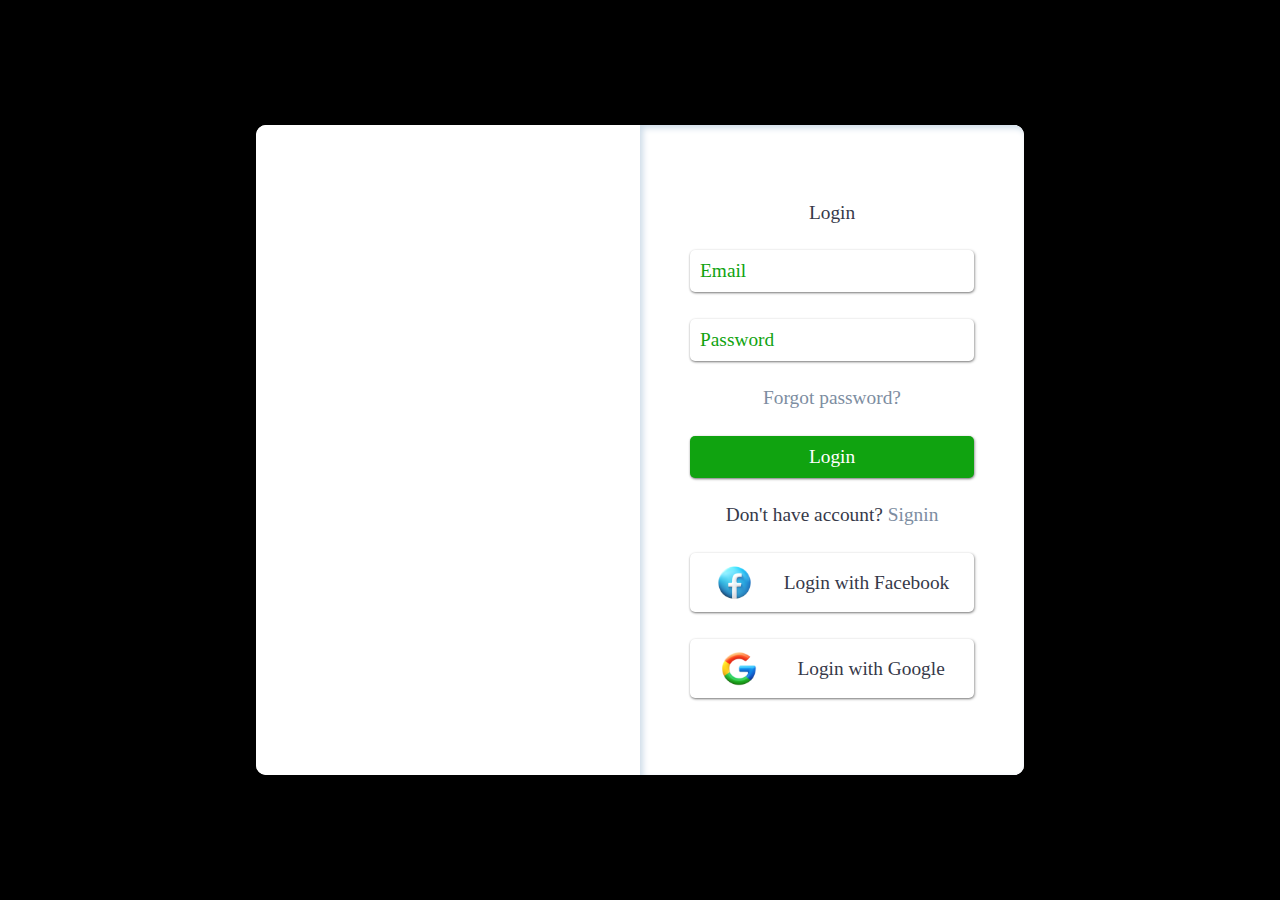
<file: login.html>
<!DOCTYPE html>
<html lang="en">
  <head>
    <meta charset="UTF-8" />
    <meta http-equiv="X-UA-Compatible" content="IE=edge" />
    <meta name="viewport" content="width=device-width, initial-scale=1.0" />
    <title>Self Drive Car rental | Rent a Car |Car Hire | Zoomcar</title>
    <link rel="stylesheet" href="./login.css" />
  </head>
  <body>
    <div id="loginBody">
      <div id="loginCont">
        <!-- =========================== firstLoginDiv -->
        <div id="firstLoginDiv">
          <div id="sildShow"></div>
        </div>
        <!-- =========================== secondLoginDiv -->
        <!-- =========================== Login -->
        <div id="secondLoginDiv">
          <div>
            <form action="">
              <h1>Login</h1>
              <input type="email" placeholder="Email" id="email" />
              <input type="password" placeholder="Password" id="password" />
              <a href="">Forgot password?</a>
              <a href="./index.html"><button>Login</button></a>
              <p>
                Don't have account?<a href="./signin.html" id="signin">
                  Signin</a
                >
              </p>
              <a href=""
                ><div id="facebook">
                  <img src="./image/facebook.png" alt="" />
                  <p>Login with Facebook</p>
                </div></a
              >
              <a href=""
                ><div id="google">
                  <img src="./image/google.png" alt="" />
                  <p>Login with Google</p>
                </div></a
              >
            </form>
          </div>
        </div>
      </div>
    </div>
  </body>
  <!-- <script src="./index.js"></script> -->
  <script>
    // ==================== login or Signup display
    // let secondLoginDiv = document.getElementById("secondLoginDiv");
    // let secondLoginDiv1 = document.getElementById("secondLoginDiv1");
    // let login = document.getElementById("login");
    // let signin = document.getElementById("signin");

    // login.addEventListener("click", () => {
    //   secondLoginDiv.style.display = "block";
    //   secondLoginDiv1.style.display = "none";
    // });
    // signin.addEventListener("click", () => {
    //   secondLoginDiv.style.display = "none";
    //   secondLoginDiv1.style.display = "block";
    // });

    // ==================== login javaScript
    let formEl = document.querySelector("form");
    let emailEl = document.getElementById("email");
    let passwordEl = document.getElementById("password");

    let userInfo = JSON.parse(localStorage.getItem("userInfo"));
    if (userInfo == null) {
      userInfo = [];
    }
    
    function userCheck(userInfo) {
      userInfo.forEach((e,i)=>{
        formEl.addEventListener("submit", () => {
          if(e.email ===  emailEl.value && e.password === passwordEl.value) {
            alert("Login Successful");
          }else {
            alert("Incorrect Credentials");
          }
        });
      });
    };
    userCheck(userInfo);
  </script>
</html>
</file>
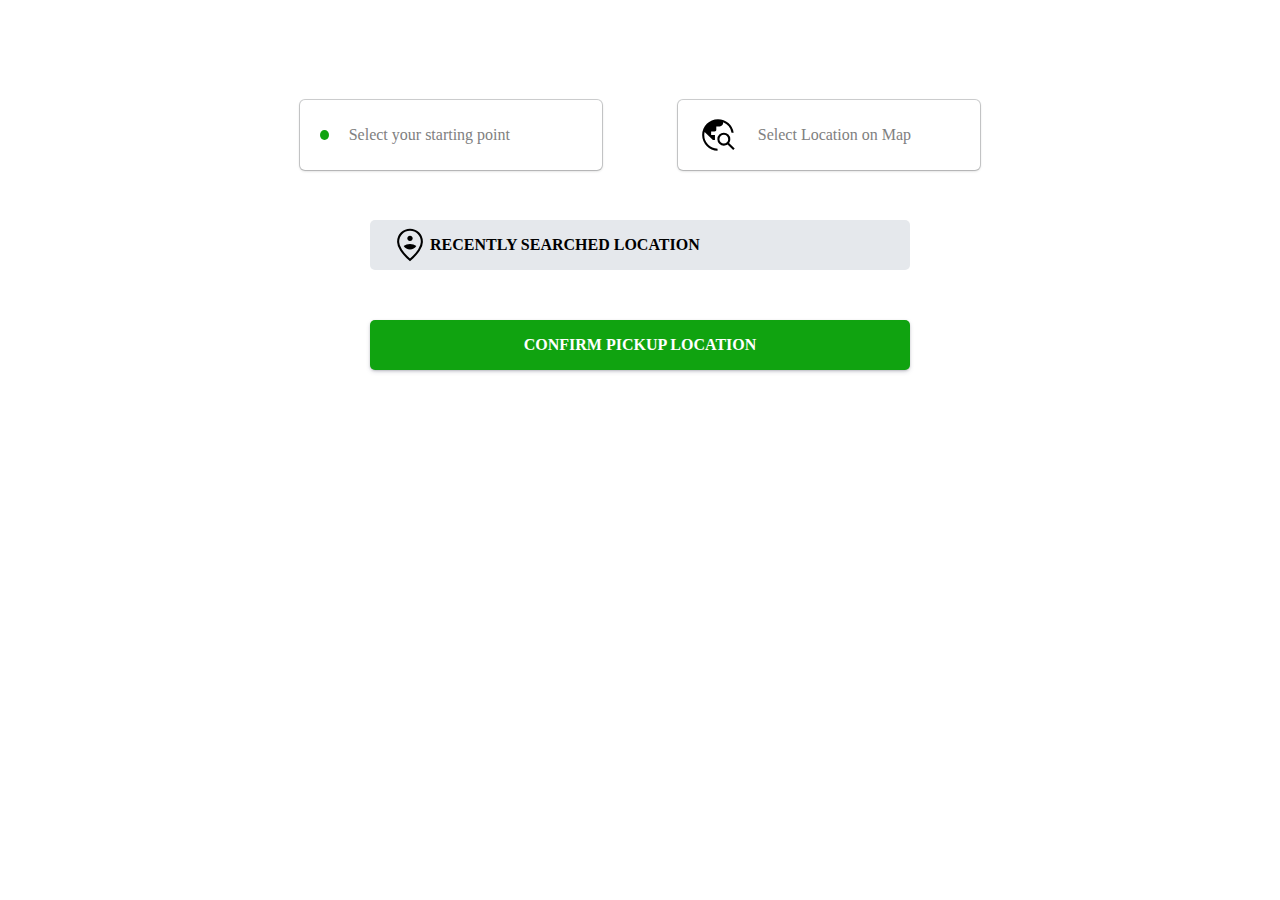
<file: pickupLocation.html>
<!DOCTYPE html>
<html lang="en">
  <head>
    <meta charset="UTF-8" />
    <meta http-equiv="X-UA-Compatible" content="IE=edge" />
    <meta name="viewport" content="width=device-width, initial-scale=1.0" />
    <title>Self Drive Car rental | Rent a Car |Car Hire | Zoomcar</title>
    <style>
      * {
        margin: 0;
        padding: 0;
        box-sizing: border-box;
        text-decoration: none;
        font-weight: lighter;
  font-family: Verdana;
      }
      #mapCont {
        width: 100%;
        height: 100vh;
        background-color: white;
        padding: 100px;
    }
    #mapCont > #first {
        width: 70%;
        margin: auto;
        background-color: white;
        display: flex;
        justify-content: space-around;
      }
      #mapCont > #first > div:nth-child(1) {
        width: 40%;
        height: 70px;
        padding: 0 20px;
        box-shadow: rgba(0, 0, 0, 0.2) 0px 1px 3px 0px,
          rgba(27, 31, 35, 0.2) 0px 0px 0px 1px;
        border-radius: 5px;
        display: flex;
        align-items: center;
      }
      #mapCont > #first > div:nth-child(1) > div:nth-child(1) {
        width: 10px;
        height: 10px;
        border-radius: 50%;
        background-color: #10a310;
        margin-right: 20px;
    }
    #mapCont > #first > div:nth-child(1) > div:nth-child(2) {
        width: 100%;
        height: 100%;
        display: flex;
        align-items: center;
    }
      #mapCont > #first > div:nth-child(1) > div:nth-child(2) > a {
        color: gray;
        text-decoration: none;
    }
      #mapCont > #first > div:nth-child(2) {
        width: 40%;
        height: 70px;
        padding: 0 20px;
        box-shadow: rgba(0, 0, 0, 0.2) 0px 1px 3px 0px,
          rgba(27, 31, 35, 0.2) 0px 0px 0px 1px;
        border-radius: 5px;
        display: flex;
        align-items: center;
      }
      #mapCont > #first > div:nth-child(2) > a {
        width: 100%;
        height: 100%;
        display: flex;
        align-items: center;
        text-decoration: none;
    }
    #mapCont > #first > div:nth-child(2) > a > img {
        margin-right: 20px;
    }
    #mapCont > #first > div:nth-child(2) > a > p {
        color: gray;
      }
      /* #mapCont > #second {
        width: 50%;
        margin: auto;
        background-color: white;
        margin-top: 50px;
    }
    #mapCont > #second > div:nth-child(1) {
        width: 100%;
        height: 50px;
        display: flex;
        align-items: center;
        padding: 20px;
        font-weight: 900;
        background-color:  #e5e8ec;
        border-radius: 5px;
      } */
      #mapCont > #third {
        width: 50%;
        margin: auto;
        background-color: white;
        margin-top: 50px;
    }
    #mapCont > #third > div:nth-child(1) {
        width: 100%;
        height: 50px;
        display: flex;
        align-items: center;
        padding: 20px;
        font-weight: 900;
        background-color:  #e5e8ec;
        border-radius: 5px;
    }
    #mapCont > #fourth {
        width: 50%;
        margin: auto;
        background-color: white;
        margin-top: 50px;
        border-radius: 5px;
    }
    #mapCont > #fourth >a> button{
        width: 100%;
        height: 50px;
        background-color:  #10a310;
        border-radius: 5px;
        box-shadow: rgba(50, 50, 93, 0.25) 0px 2px 5px -1px,
        rgba(0, 0, 0, 0.3) 0px 1px 3px -1px;
        cursor: pointer;
        font-size: 1rem;
        font-weight: 900;
        color: white;
        border: 0;
    }
    </style>
  </head>
  <body>
    <div id="mapCont">
      <div id="first">
        <div>
          <div></div>
          <div><a href=""> Select your starting point </a></div>
        </div>
        <div>
          <a href="https://www.google.com/maps/@28.4665356,77.1370109,15z">
            <img src="./image/map.svg" alt="" />
            <p>Select Location on Map</p>
        </a>
        </div>
      </div>
      <!-- <div id="second">
        <div><P>RECENTLY SEARCHED LOCATIONS</P></div>
      </div> -->
      <div id="third">
          <div>
            <img src="./image/location.svg" alt=""/>
            <P>RECENTLY SEARCHED LOCATION</P>
          </div>
        </div>
      <div id="fourth">
        <a href="./index.html">
          <button>CONFIRM PICKUP LOCATION</button>
        </a>
      </div>
    </div>
  </body>
  <script src="./index.js"></script>
</html>
</file>
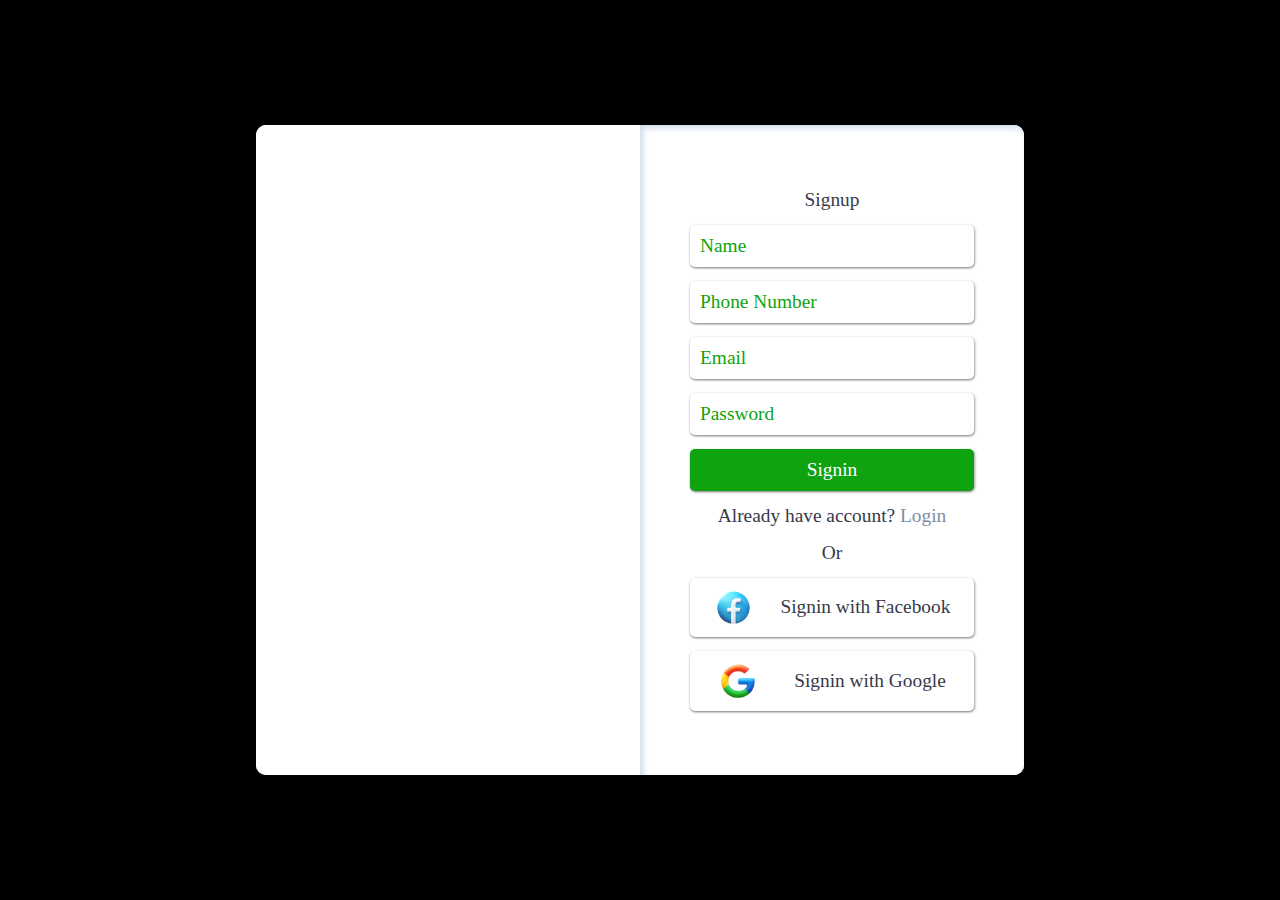
<file: signin.html>
<!DOCTYPE html>
<html lang="en">
  <head>
    <meta charset="UTF-8" />
    <meta http-equiv="X-UA-Compatible" content="IE=edge" />
    <meta name="viewport" content="width=device-width, initial-scale=1.0" />
    <title>Self Drive Car rental | Rent a Car |Car Hire | Zoomcar</title>
    <link rel="stylesheet" href="./signin.css" />
  </head>
  <body>
    <div id="loginBody">
      <div id="loginCont">
        <!-- =========================== firstLoginDiv -->
        <div id="firstLoginDiv">
          <div id="sildShow"></div>
        </div>
        <!-- =========================== secondLoginDiv -->
        <!-- =========================== Signin -->
        <div id="secondLoginDiv">
          <div>
            <form action="">
              <h1>Signup</h1>
              <input type="text" placeholder="Name" id="name" />
              <input type="number" placeholder="Phone Number" id="number" />
              <input type="email" placeholder="Email" id="email" />
              <input type="password" placeholder="Password" id="password" />
              <a href="./index.html"><button>Signin</button></a>
              <p>
                Already have account?<a href="./login.html" id="login">
                  Login</a
                >
              </p>
              <p>Or</p>
              <a href=""
                ><div id="facebook">
                  <img src="./image/facebook.png" alt="" />
                  <p>Signin with Facebook</p>
                </div></a
              >
              <a href=""
                ><div id="google">
                  <img src="./image/google.png" alt="" />
                  <p>Signin with Google</p>
                </div></a
              >
            </form>
          </div>
        </div>
      </div>
    </div>
  </body>
  <!-- <script src="./index.js"></script> -->
  <script>
    // ==================== login or Signup display
    // let secondLoginDiv = document.getElementById("secondLoginDiv");
    // let secondLoginDiv1 = document.getElementById("secondLoginDiv1");
    // let login = document.getElementById("login");
    // let signin = document.getElementById("signin");

    // login.addEventListener("click", () => {
    //   secondLoginDiv.style.display = "block";
    //   secondLoginDiv1.style.display = "none";
    // });
    // signin.addEventListener("click", () => {
    //   secondLoginDiv.style.display = "none";
    //   secondLoginDiv1.style.display = "block";
    // });

    // ==================== login javaScript
    let formEl = document.querySelector("form");
    let nameEl = document.getElementById("name");
    let numberEl = document.getElementById("number");
    let emailEl = document.getElementById("email");
    let passwordEl = document.getElementById("password");

    formEl.addEventListener("submit", (e) => {
      e.preventDefault();
      // console.log(nameEl.value);
      // console.log(numberEl.value);
      // console.log(emailEl.value);
      // console.log(passwordEl.value);
      let userData = {
        name: nameEl.value,
        num: numberEl.value,
        email: emailEl.value,
        password : passwordEl.value,
      }
      if(nameEl.value === "" ||  numberEl.value === "" || emailEl.value === "" || passwordEl.value === "") {
        alert("Please fill empty section");
      }else {
        alert("Signin Successful");
      }
      // nameEl.value = "";
      // numberEl.value = "";
      // emailEl.value = "";
      // passwordEl.value = "";
      userInfo.push(userData);
      localStorage.setItem("userInfo", JSON.stringify(userInfo));
    });
    let userInfo = JSON.parse(localStorage.getItem("userInfo"));
    if (userInfo == null) {
      userInfo = [];
    }
  </script>
</html>
</file>
<file: index.css>
/* ==================== ROOT VARIBLES */
:root {
  --color-black: #000000;
  --color-white: #ffffff;
  --color-light: #e5e8ec;
  --color-dark: #363949;
  --color-logo: #10a310;

  --color-primary: #7380ec;
  --color-danger: #ff7782;
  --color-success: #41f1b6;
  --color-warning: #ffbb55;
  --color-info-dark: #7d8da1;
  --color-info-light: #dec1eb;
  --color-light: rgba(132, 139, 200, 0.18);
  --color-primary-variant: #111e88;
  --color-dark-variant: #677483;
  --color-background: #f6f6f9;

  --card-border-radius: 2rem;
  --border-radius-1: 0.4rem;
  --border-radius-3: 0.8rem;
  --border-radius-2: 1.2rem;

  --card-padding: 1.8rem;
  --padding-1: 1.2rem;
}

* {
  margin: 0;
  padding: 0;
  outline: 0;
  text-decoration: none;
  box-sizing: border-box;
  font-size: 1.1rem;
  font-weight: lighter;
  font-family: Verdana;
}
body::-webkit-scrollbar {
  display: none;
}
/* ==================== navigation */
/* #navigation {
      width: 100%;
      height: 100px;
      background-color: var(--color-black);
      display: flex;
      align-items: center;
      padding: 0 50px 0 0;
  } */
/* ==================== topBar */
#topBar {
  width: 100%;
  height: 100px;
  background-color: var(--color-black);
  padding: 0 50px 0 20px;
  display: flex;
  justify-content: space-between;
  position: absolute;
  /* border: 1px solid red; */
}
#topBar > div:nth-child(1) {
  display: flex;
  align-items: center;
}
#topBar > div:nth-child(1) > img {
  width: 100%;
  cursor: pointer;
}
#topBar > div:nth-child(2) {
  width: 35%;
  display: flex;
  align-items: center;
  color: var(--color-white);
  justify-content: space-between;
}
#topBar > div:nth-child(2) > div {
  display: flex;
  align-items: center;
  color: var(--color-white);
}
#topBar > div:nth-child(2) > div:nth-child(1) {
  width: 53%;
  height: 20%;
  display: flex;
  justify-content: space-between;
  padding: 25px 20px;
  border-radius: 50px;
  background-color: var(--color-white);
  color: var(--color-black);
  cursor: pointer;
}
#topBar > div:nth-child(2) > div:nth-child(1) > span {
  font-size: 1rem;
}
#topBar > div:nth-child(2) >a > h2 {
  cursor: pointer;
  color: var(--color-white);
}

/* ==================== toggle */
#toggle {
  width: 20px;
  height: 20px;
  cursor: pointer;
  display: flex;
  flex-direction: column;
  justify-content: space-around;
}
.bar {
  width: 100%;
  height: 3px;
  background-color: var(--color-white);
  border-radius: 5px;
}

/* ==================== sideBar */
#sideBar {
  position: fixed;
  width: 30%;
  height: 100vh;
  left: -40%;
  background-color: var(--color-white);
  transition: 0.2s;
  box-shadow: rgba(0, 0, 0, 0.15) 1.95px 1.95px 2.6px;
  display: block;
  z-index: 1;
}
#sideBar > div {
  width: 100%;
  margin: 20px 0 0 0;
  padding: 10px;
}
#sideBar > div:nth-child(1) {
  background-color: var(--color-light);
  margin: 0 0 0 0;
}
#sideBar > div > a {
  display: flex;
  align-items: center;
  color: var(--color-dark);
}
/* #sideBar > div > a > img {
  background-color: var(--color-dark);
} */
#sideBar > div > a > span {
  margin-left: 10px;
}
#sideBar > div > a > div {
  width: 100%;
  display: flex;
  align-items: center;
  justify-content: space-between;
  margin-left: 10px;
}
#sideBar > div > a > div > h4 {
  color: var(--color-logo);
}
#sideBar.active {
  left: 0;
}
/* ==================== main */
#main {
  width: 100%;
  /* border: 1px solid red; */
}
/* ==================== main first child */
#main > div:nth-child(1) {
  width: 100%;
}
#main > div:nth-child(1) > img:nth-child(1) {
  width: 100%;
  margin-top: 100px;
}
#main > div:nth-child(1) > div:nth-child(2) {
  width: 60%;
  opacity: 0.5;
  padding: 10px;
  margin: auto;
  color: var(--color-white);
  background: linear-gradient(to left, #ffa17f, #00223e);
  text-align: center;
  line-height: 4rem;
  position: relative;
  margin-top: -800px;
}
#main > div:nth-child(1) > div:nth-child(2) > h1 {
  font-size: 2rem;
}
#main > div:nth-child(1) > div:nth-child(3) {
  width: 40%;
  height: 400px;
  margin: auto;
  position: relative;
  margin-top: 100px;
  display: flex;
  flex-direction: column;
  justify-content: space-evenly;
}
#main > div:nth-child(1) > div:nth-child(3) > div:nth-child(1) {
  width: 100%;
  height: 70px;
  background-color: var(--color-white);
  border-radius: var(--border-radius-1);
  display: flex;
}
#main
  > div:nth-child(1)
  > div:nth-child(3)
  > div:nth-child(1)
  > div:nth-child(1) {
  width: 50%;
  height: 70px;
  /* background-color: var(--color-white); */
  border-radius: var(--border-radius-1) 0 0 var(--border-radius-1);
  display: flex;
  align-items: center;
  justify-content: space-evenly;
  cursor: pointer;
}
#roundTrip {
  background-color: var(--color-white);
}
#airportTrip {
  background-color: var(--color-white);
}
#main
  > div:nth-child(1)
  > div:nth-child(3)
  > div:nth-child(1)
  > div:nth-child(2) {
  width: 50%;
  height: 70px;
  /* background-color: var(--color-white); */
  border-radius: 0 var(--border-radius-1) var(--border-radius-1) 0;
  display: flex;
  align-items: center;
  justify-content: space-evenly;
  cursor: pointer;
}
#main > div:nth-child(1) > div:nth-child(3) > div:nth-child(2) {
  /* border: 1px solid red; */
  width: 100%;
  height: 70px;
  background-color: var(--color-white);
  border-radius: var(--border-radius-1);
  cursor: pointer;
  display: flex;
  align-items: center;
  padding: 0 20px;
}
#main
  > div:nth-child(1)
  > div:nth-child(3)
  > div:nth-child(2)
  > div:nth-child(1) {
  width: 10px;
  height: 10px;
  border-radius: 50%;
  background-color: var(--color-logo);
  margin-right: 20px;
}
#main
  > div:nth-child(1)
  > div:nth-child(3)
  > div:nth-child(2)
  > div:nth-child(2) {
  width: 80%;
  height: 100%;
  display: flex;
  align-items: center;
}
#main
  > div:nth-child(1)
  > div:nth-child(3)
  > div:nth-child(2)
  > div:nth-child(2)
  > a {
  opacity: 0.5;
  color: var(--color-black);
}
#main > div:nth-child(1) > div:nth-child(3) > div:nth-child(3) {
  width: 100%;
  height: 70px;
  background-color: var(--color-white);
  border-radius: var(--border-radius-1);
  display: flex;
  padding: 0 20px 0 5px;
  align-items: center;
}
#main > div:nth-child(1) > div:nth-child(3) > div:nth-child(3) > img {
  padding: 15px;
}
#main > div:nth-child(1) > div:nth-child(3) > div:nth-child(3) > a {
  opacity: 0.5;
  color: var(--color-black);
  cursor: pointer;
}
#main > div:nth-child(1) > div:nth-child(3) > div:nth-child(4) {
  width: 100%;
  height: 70px;
  background-color: var(--color-logo);
  border-radius: var(--border-radius-1);
  display: flex;
  align-items: center;
  justify-content: center;
  color: var(--color-white);
  font-size: 1.3rem;
  cursor: pointer;
}
/* ==================== main second child */
#main > div:nth-child(2) {
  width: 100%;
  margin: 135px auto;
  /* border: 1px solid red; */
}
#main > div:nth-child(2) > img {
  width: 100%;
}
#main > div:nth-child(2) > div:nth-child(2) {
  width: 60%;
  opacity: 0.5;
  padding: 15px;
  margin: auto;
  margin-top: -600px;
  color: var(--color-white);
  background: linear-gradient(to bottom, #000000, #434343);
  text-align: center;
  line-height: 2rem;
}
#main > div:nth-child(2) > div:nth-child(2) > h1 {
  margin-top: 15px;
  margin-bottom: 15px;
  font-size: 2rem;
}
#main > div:nth-child(2) > div:nth-child(2) > h2 {
  line-height: 2rem;
}
/* ==================== main third child */
/* #main > div:nth-child(3) {
    width: 100%;
    padding: 100px 50px;
    background-color: #f5f5f5;
    margin: 300px auto;
  } */
/* #main > div:nth-child(3) > div:nth-child(1) {
    width: 100%;
    text-align: center;
    margin: 0 0 50px 0;
  }
  #main > div:nth-child(3) > div:nth-child(1) > h1 {
    margin: 50px 0 20px 0;
  }
  #main > div:nth-child(3) > div:nth-child(1) > p {
    font-size: 1.7rem;
  }
  #main > div:nth-child(3) > div:nth-child(2) {
    width: 35%;
    display: flex;
  }
  #main > div:nth-child(3) > div:nth-child(2) > img {
    width: 100%;
    margin-left: 20px;
    border-radius: 20px;
  }
  #main > div:nth-child(3) > div:nth-child(2) > img:nth-child(1) {
    width: 100%;
    margin-left: 0px;
  } */
#body {
  display: flex;
  justify-content: center;
  align-items: center;
  min-height: 100vh;
  background-color: #ffffff;
  padding-top: 150px;
}
.box {
  position: relative;
  width: 200px;
  height: 200px;
  transform-style: preserve-3d;
  animation: animate 50s linear infinite;
}
@keyframes animate {
  0% {
    transform: perspective(1000px) rotateY(0deg);
  }
  100% {
    transform: perspective(1000px) rotateY(360deg);
  }
}
.box > span {
  position: absolute;
  top: 0;
  left: 0;
  width: 100%;
  height: 100%;
  transform-origin: center;
  transform-style: preserve-3d;
  transform: rotateY(calc(var(--i) * 45deg)) translateZ(400px);
  -webkit-box-reflect: below 0px
    linear-gradient(transparent, transparent, #0004);
}
.box > span > img {
  position: absolute;
  top: 0;
  left: 0;
  width: 100%;
  /* height: 100%; */
  object-fit: cover;
  border-radius: 10px;
}
/* ==================== main fourth child */
#main > div:nth-child(4) {
  width: 100%;
  margin: -5px auto;
  /* border: 1px solid red; */
}
#main > div:nth-child(4) > img {
  width: 100%;
}
#main > div:nth-child(4) > div:nth-child(1) {
  width: 100%;
  text-align: center;
  margin: 0 0 50px 0;
}
#main > div:nth-child(4) > div:nth-child(1) > h1 {
  margin: 0 0 20px 0;
  font-size: 2rem;
}
#main > div:nth-child(4) > div:nth-child(1) > p {
  font-size: 1.2rem;
}
#main > div:nth-child(4) > div:nth-child(2) {
  width: 60%;
  opacity: 0.5;
  padding: 10px;
  margin: auto;
  color: var(--color-white);
  background: linear-gradient(to bottom, #000000, #434343);
  text-align: center;
  line-height: 3rem;
  position: relative;
  margin-bottom: -190px;
}
#main > div:nth-child(4) > div:nth-child(2) > h1 {
  margin-top: 20px;
}
#main > div:nth-child(4) > div:nth-child(2) > h1,h3 {
  font-size: 2rem;
}
/* ==================== bottom first child */

#bottom {
  width: 100%;
  background-color: #383838;
  color: var(--color-white);
  /* border: 1px solid yellow; */
}
#bottom > div:nth-child(1) > div:nth-child(1) {
  display: flex;
  padding: 40px 100px;
  justify-content: space-between;
}
#bottom > div:nth-child(1) > div:nth-child(1) > div {
  cursor: pointer;
}
#h2under1 {
  display: block;
  height: 5px;
  background-color: #808080;
  box-shadow: rgba(0, 0, 0, 0.15) 1.95px 1.95px 2.6px;
}
#h2under2 {
  display: none;
  height: 5px;
  background-color: #808080;
  box-shadow: rgba(0, 0, 0, 0.15) 1.95px 1.95px 2.6px;
}
#h2under3 {
  display: none;
  height: 5px;
  background-color: #808080;
  box-shadow: rgba(0, 0, 0, 0.15) 1.95px 1.95px 2.6px;
}
#h2under4 {
  display: none;
  height: 5px;
  background-color: #808080;
  box-shadow: rgba(0, 0, 0, 0.15) 1.95px 1.95px 2.6px;
}
#blogsContent {
  display: none;
  padding: 0 100px;
  margin-bottom: 50px;
}
#blogsContent > a {
  color: white;
  text-decoration: underline;
}
#careersContent {
  display: none;
  padding: 0 100px;
  margin-bottom: 50px;
}
#careersContent > a {
  color: white;
  text-decoration: underline;
}
#helpContent {
  display: none;
  padding: 0 100px;
  margin-bottom: 50px;
}
#helpContent > a {
  color: white;
  text-decoration: underline;
}
#content {
  display: block;
}
#bottom > div:nth-child(1) > div:nth-child(5) {
  padding: 0 100px;
}
#bottom > div:nth-child(1) > div:nth-child(5) > p{
  font-size: .8rem;
  text-align: justify;
  line-height: 1.2rem;
}
#bottom > div:nth-child(1) > div:nth-child(5) > h2,
h3,
h4 {
  font-size: 1.3rem;
}
#bottom > div:nth-child(1) > div:nth-child(5) > h3,
h4 {
  font-size: 1rem;
  margin-bottom: 20px;
}
#bottom > div:nth-child(1) > div:nth-child(5) p,
h2,
h3,
h4 {
  margin-bottom: 20px;
}
/* ==================== bottom second child */
#bottom > div:nth-child(2) {
  background-color: #666666;
  color: var(--color-white);
  padding: 50px 100px;
}
#bottom > div:nth-child(2) > h2:nth-child(1) {
  margin-bottom: 50px;
  font-size: 1.6rem;
}
#bottom > div:nth-child(2) > h2:nth-child(2) {
  margin-bottom: 30px;
  font-size: 1.6rem;
}
#bottom > div:nth-child(2) > div:nth-child(3) {
  width: 100%;
  display: flex;
  justify-content: space-between;
}
#bottom > div:nth-child(2) > div:nth-child(3) > div {
  display: flex;
  flex-direction: column;
}
#bottom > div:nth-child(2) > div:nth-child(3) > div > a {
  cursor: pointer;
  font-size: 1.2rem;
  color: #ffffff;
  margin-bottom: 30px;
}
#bottom > div:nth-child(2) > div:nth-child(4) > div {
  display: flex;
}
#bottom > div:nth-child(2) > div:nth-child(4) > div > h2 {
  width: 29%;
  margin-bottom: 30px;
  font-size: 1.6rem;
}
#bottom > div:nth-child(2) > div:nth-child(4) > div > a {
  width: 29%;
  margin-bottom: 30px;
  cursor: pointer;
  font-size: 1.2rem;
  color: #ffffff;
}
/* ================================ */
#bottom > div:nth-child(2) > div:nth-child(5) > a:nth-child(2) > img {
  margin-left: 0px;
}
#bottom > div:nth-child(2) > div:nth-child(5) > a > img {
  width: 5%;
  margin-left: 30px;
  cursor: pointer;
}
/* ================================ */
#bottom > div:nth-child(2) > div:nth-child(6) {
  width: 100%;
  display: flex;
  align-items: center;
  justify-content: space-between;
}
#bottom > div:nth-child(2) > div:nth-child(6) > h1:nth-child(1) {
  font-size: 3rem;
  color: #a3a3a3;
}
#bottom > div:nth-child(2) > div:nth-child(6) > div:nth-child(2) {
  width: 60%;
  display: flex;
  justify-content: space-evenly;
}
#bottom
> div:nth-child(2)
> div:nth-child(6)
> div:nth-child(2)
> div:nth-child(1) {
  width: 20%;
  text-align: center;
}
#bottom
> div:nth-child(2)
> div:nth-child(6)
> div:nth-child(2)
> div:nth-child(1) > p {
  font-size: .9rem;
}
#bottom
> div:nth-child(2)
> div:nth-child(6)
> div:nth-child(2)
> div:nth-child(1)
> img {
  width: 100%;
}
#bottom
> div:nth-child(2)
> div:nth-child(6)
> div:nth-child(2)
> div:nth-child(2) {
  width: 66%;
  display: flex;
  flex-direction: column;
  justify-content: space-between;
}
#bottom
  > div:nth-child(2)
  > div:nth-child(6)
  > div:nth-child(2)
  > div:nth-child(2)
  > h2 {
  font-size: 1.7rem;
}
#bottom
  > div:nth-child(2)
  > div:nth-child(6)
  > div:nth-child(2)
  > div:nth-child(2)
  > h3 {
  font-size: 1.3rem;
}
#bottom
  > div:nth-child(2)
  > div:nth-child(6)
  > div:nth-child(2)
  > div:nth-child(2)
  > div {
  width: 100%;
}
#bottom
  > div:nth-child(2)
  > div:nth-child(6)
  > div:nth-child(2)
  > div:nth-child(2)
  > div
  > a
  > img {
  width: 35%;
  border-radius: 10px;
  margin-right: 25px;
}
/* ============================== footer */
#bottom > div:nth-child(2) > div:nth-child(7) {
  width: 100%;
  height: 5px;
  background-color: #808080;
  box-shadow: rgba(0, 0, 0, 0.15) 1.95px 1.95px 2.6px;
  margin-top: 50px;
}
#bottom > div:nth-child(2) > p:nth-child(8) {
  margin-top: 10px;
  font-size: 1rem;
  text-align: center;
}
</file>
<file: helpSupport.css>
/* ==================== ROOT VARIBLES */
:root {
  --color-black: #000000;
  --color-white: #ffffff;
  --color-light: #e5e8ec;
  --color-dark: #363949;
  --color-logo: #10a310;

  --color-primary: #7380ec;
  --color-danger: #ff7782;
  --color-success: #41f1b6;
  --color-warning: #ffbb55;
  --color-info-dark: #7d8da1;
  --color-info-light: #dec1eb;
  --color-light: rgba(132, 139, 200, 0.18);
  --color-primary-variant: #111e88;
  --color-dark-variant: #677483;
  --color-background: #f6f6f9;

  --card-border-radius: 2rem;
  --border-radius-1: 0.4rem;
  --border-radius-3: 0.8rem;
  --border-radius-2: 1.2rem;

  --card-padding: 1.8rem;
  --padding-1: 1.2rem;
}

* {
  margin: 0;
  padding: 0;
  outline: 0;
  text-decoration: none;
  box-sizing: border-box;
  font-size: 1.1rem;
  font-weight: lighter;
  font-family: Verdana;
}
body::-webkit-scrollbar {
  display: none;
}

/* ==================== topBar */
#topBar {
  width: 100%;
  height: 100px;
  background-color: var(--color-black);
  padding: 0 50px 0 20px;
  display: flex;
  justify-content: space-between;
  position: absolute;
  /* border: 1px solid red; */
}
#topBar > div:nth-child(1) {
  display: flex;
  align-items: center;
}
#topBar > div:nth-child(1) > img {
  width: 100%;
  cursor: pointer;
}
#topBar > div:nth-child(2) {
  width: 35%;
  display: flex;
  align-items: center;
  color: var(--color-white);
  justify-content: space-between;
}
#topBar > div:nth-child(2) > div {
  display: flex;
  align-items: center;
  color: var(--color-white);
}
#topBar > div:nth-child(2) > div:nth-child(1) {
  width: 53%;
  height: 20%;
  display: flex;
  justify-content: space-between;
  padding: 25px 20px;
  border-radius: 50px;
  background-color: var(--color-white);
  color: var(--color-black);
  cursor: pointer;
}
#topBar > div:nth-child(2) > div:nth-child(1) > span {
  font-size: 1rem;
}
#topBar > div:nth-child(2) > a > h2 {
  cursor: pointer;
  color: var(--color-white);
}

/* ==================== toggle */
#toggle {
  width: 20px;
  height: 20px;
  cursor: pointer;
  display: flex;
  flex-direction: column;
  justify-content: space-around;
}
.bar {
  width: 100%;
  height: 3px;
  background-color: var(--color-white);
  border-radius: 5px;
}

/* ==================== sideBar */
#sideBar {
  position: fixed;
  width: 30%;
  height: 100vh;
  left: -40%;
  background-color: var(--color-white);
  transition: 0.2s;
  box-shadow: rgba(0, 0, 0, 0.15) 1.95px 1.95px 2.6px;
  display: block;
  z-index: 1;
}
#sideBar > div {
  width: 100%;
  margin: 20px 0 0 0;
  padding: 10px;
}
#sideBar > div:nth-child(1) {
  background-color: var(--color-light);
  margin: 0 0 0 0;
}
#sideBar > div > a {
  display: flex;
  align-items: center;
  color: var(--color-dark);
}
/* #sideBar > div > a > img {
  background-color: var(--color-dark);
} */
#sideBar > div > a > span {
  margin-left: 10px;
}
#sideBar > div > a > div {
  width: 100%;
  display: flex;
  align-items: center;
  justify-content: space-between;
  margin-left: 10px;
}
#sideBar > div > a > div > h3 {
  color: var(--color-logo);
}
#sideBar.active {
  left: 0;
}
/* ==================== main */
#main {
  width: 100%;
  background-color: #f5f5f5;
  padding: 150px 50px 50px 50px;
}
#cont {
  width: 100%;
  height: 100%;
  background-color: white;
  box-shadow: rgba(0, 0, 0, 0.3) 1px 1px 3px, rgba(0, 0, 0, 0.3) 0px 1px 2px;
  border-radius: 0;
  padding: 50px;
}
#cont > h1:nth-child(1) {
  text-align: left;
  margin-bottom: 20px;
  font-size: 2rem;
}
#option {
  display: flex;
  /* border: 1px solid red; */
  justify-content: space-between;
  align-items: center;
  gap: 15px;
  padding: 20px;
}
#option > div {
  width: 100%;
  padding: 20px;
  text-align: center;
  box-shadow: rgba(0, 0, 0, 0.2) 0px 1px 3px 0px,
    rgba(27, 31, 35, 0.2) 0px 0px 0px 1px;
}
#option > div > img {
  width: 40%;
  margin-bottom: 10px;
}
#option > div > p {
  font-size: 1rem;
}
#option > div:hover {
  background-color: #e0e0e0;
  cursor: pointer;
  box-shadow: none;
}
#cont > h1:nth-child(3) {
  text-align: left;
  font-size: 1.5rem;
  margin-top: 20px;
  margin-bottom: 30px;
}
.summary {
  cursor: pointer;
  margin-top: 10px;
  margin-bottom: 10px;
  border-bottom: rgba(0, 0, 0, 0.02) 0px 1px 3px 0px,
    rgba(27, 31, 35, 0.15) 0px 0px 0px 1px;
}
.para {
  background-color: #f5f5f5;
  padding: 20px;
  box-shadow: rgba(0, 0, 0, 0.02) 0px 1px 3px 0px,
    rgba(27, 31, 35, 0.15) 0px 0px 0px 1px;
}
hr {
  opacity: 0.3;
}
#footer {
  width: 100%;
  background-color: white;
  box-shadow: rgba(0, 0, 0, 0.3) 1px 1px 3px, rgba(0, 0, 0, 0.3) 0px 1px 2px;
  display: flex;
  justify-content: space-between;
  align-items: center;
  padding: 20px 30px;
}
#footer > div:nth-child(1) {
  width: 50%;
}
#footer > div:nth-child(1) > h2 {
  font-weight: 900;
  margin-bottom: 20px;
}
#footer > div:nth-child(1) > p {
  color: #c9c3c3;
}
#footer > div:nth-child(2) {
  width: 50%;
  display: flex;
  justify-content: space-between;
  padding: 20px;
  box-shadow: rgba(0, 0, 0, 0.02) 0px 1px 3px 0px,
    rgba(27, 31, 35, 0.15) 0px 0px 0px 1px;
}
#footer > div:nth-child(2) > div {
  width: 100%;
  display: flex;
  flex-direction: column;
  justify-content: space-between;
}
#footer > div:nth-child(2) div > h2 {
  margin-bottom: 20px;
  font-weight: 900;
}
#footer > div:nth-child(2) div > h4 {
  color: var(--color-logo);
  font-weight: 900;
  cursor: pointer;
}
</file>
<file: login.css>
/* ==================== ROOT VARIBLES */
:root {
  --color-black: #000000;
  --color-white: #ffffff;
  --color-light: #e5e8ec;
  --color-dark: #363949;
  --color-logo: #10a310;

  --color-primary: #7380ec;
  --color-danger: #ff7782;
  --color-success: #41f1b6;
  --color-warning: #ffbb55;
  --color-info-dark: #7d8da1;
  --color-info-light: #dec1eb;
  --color-light: rgba(132, 139, 200, 0.18);
  --color-primary-variant: #111e88;
  --color-dark-variant: #677483;
  --color-background: #f6f6f9;

  --card-border-radius: 2rem;
  --border-radius-1: 0.4rem;
  --border-radius-3: 0.8rem;
  --border-radius-2: 1.2rem;

  --card-padding: 1.8rem;
  --padding-1: 1.2rem;
}
* {
  margin: 0;
  padding: 0;
  outline: 0;
  text-decoration: none;
  box-sizing: border-box;
  font-size: 1.1rem;
  font-weight: lighter;
  font-family: Verdana;
}

#loginBody {
  width: 100%;
  min-height: 100vh;
  background-color: var(--color-black);
  display: flex;
  justify-content: center;
  align-items: center;
  z-index: 1;
  position: fixed;
}
#loginCont {
  width: 60%;
  min-height: 70vh;
  background-color: var(--color-white);
  border-radius: 10px;
  display: flex;
}
/* =========================== firstLoginDiv */
#firstLoginDiv {
    width: 50%;
  min-height: 100%;
  background-color: var(--color-white);
  border-radius: 10px;
}
#sildShow {
    width: 100%;
    height: 100%;
    display: flex;
    align-items: center;
    border-radius: 10px 0 0 10px;
    background-size: 100% 100%;
    animation: sildeShow 30s linear infinite;
}
@keyframes sildeShow {
    0% {
        background-image: url(./image/9.png);
    }
    20% {
        background-image: url(./image/10.png);
    }
    40% {
        background-image: url(./image/11.png);
    }
    60% {
        background-image: url(./image/12.png);
    }
    80% {
        background-image: url(./image/13.png);
    }
    100% {
        background-image: url(./image/9.png);
    }
}
/* =========================== secondLoginDiv */
#secondLoginDiv {
    width: 50%;
    min-height: 100%;
    background-color: var(--color-white);
    border-radius: 0 10px 10px 0;
    border: 0;
    padding: 50px;
    box-shadow: rgb(204, 219, 232) 3px 3px 6px 0px inset, rgba(255, 255, 255, 0.5) -3px -3px 6px 1px inset;
    display: block;
}
#secondLoginDiv > div:nth-child(1) {
    width: 100%;
    min-height: 100%;
    background-color: var(--color-white);
    /* border-radius: 10px; */
    /* box-shadow: rgba(0, 0, 0, 0.3) 1px 1px 3px, rgba(0, 0, 0, 0.3) 0px 1px 2px; */
}
h1,p {
    color: var(--color-dark);
}
a {
    color: var(--color-info-dark);
}
img {
    width: 15%;
}
#secondLoginDiv > div:nth-child(1) > form {
    width: 100%;
    min-height: 550px;
    display: flex;
    flex-direction: column;
    justify-content: space-evenly;
    text-align: center;
}
#secondLoginDiv > div:nth-child(1) > form > input { 
    padding: 10px;
    box-shadow: rgba(0, 0, 0, 0.3) 1px 1px 3px, rgba(0, 0, 0, 0.3) 0px 1px 2px;
    border-radius: 5px;
    border: 0;
    color: var(--color-logo)
}
::-webkit-input-placeholder {
    color: var(--color-logo)
}
#secondLoginDiv > div:nth-child(1) > form > a> button { 
    width: 100%;
    padding: 10px;
    box-shadow: rgba(0, 0, 0, 0.3) 1px 1px 3px, rgba(0, 0, 0, 0.3) 0px 1px 2px;
    border-radius: 5px;
    border: 0;
    cursor: pointer;
    background-color: var(--color-logo);
    color: var(--color-white);
}
#secondLoginDiv > div:nth-child(1) > form > a > div { 
    display: flex;
    padding: 10px;
    align-items: center;
    justify-content: space-around;
    box-shadow: rgba(0, 0, 0, 0.3) 1px 1px 3px, rgba(0, 0, 0, 0.3) 0px 1px 2px;
    border-radius: 5px;
    color: var(--color-dark);
}
</file>
<file: signin.css>
/* ==================== ROOT VARIBLES */
:root {
  --color-black: #000000;
  --color-white: #ffffff;
  --color-light: #e5e8ec;
  --color-dark: #363949;
  --color-logo: #10a310;

  --color-primary: #7380ec;
  --color-danger: #ff7782;
  --color-success: #41f1b6;
  --color-warning: #ffbb55;
  --color-info-dark: #7d8da1;
  --color-info-light: #dec1eb;
  --color-light: rgba(132, 139, 200, 0.18);
  --color-primary-variant: #111e88;
  --color-dark-variant: #677483;
  --color-background: #f6f6f9;

  --card-border-radius: 2rem;
  --border-radius-1: 0.4rem;
  --border-radius-3: 0.8rem;
  --border-radius-2: 1.2rem;

  --card-padding: 1.8rem;
  --padding-1: 1.2rem;
}
* {
  margin: 0;
  padding: 0;
  outline: 0;
  text-decoration: none;
  box-sizing: border-box;
  font-size: 1.1rem;
  font-weight: lighter;
  font-family: Verdana;
}

#loginBody {
  width: 100%;
  min-height: 100vh;
  background-color: var(--color-black);
  display: flex;
  justify-content: center;
  align-items: center;
  z-index: 1;
  position: fixed;
}
#loginCont {
  width: 60%;
  min-height: 70vh;
  background-color: var(--color-white);
  border-radius: 10px;
  display: flex;
}
/* =========================== firstLoginDiv */
#firstLoginDiv {
  width: 50%;
  min-height: 100%;
  background-color: var(--color-white);
  border-radius: 10px;
}
#sildShow {
  width: 100%;
  height: 100%;
  display: flex;
  align-items: center;
  border-radius: 10px 0 0 10px;
  background-size: 100% 100%;
  animation: sildeShow 30s linear infinite;
}
@keyframes sildeShow {
  0% {
    background-image: url(./image/9.png);
  }
  20% {
    background-image: url(./image/10.png);
  }
  40% {
    background-image: url(./image/11.png);
  }
  60% {
    background-image: url(./image/12.png);
  }
  80% {
    background-image: url(./image/13.png);
  }
  100% {
    background-image: url(./image/9.png);
  }
}
/* =========================== secondLoginDiv */
#secondLoginDiv {
  width: 50%;
  min-height: 100%;
  background-color: var(--color-white);
  border-radius: 0 10px 10px 0;
  border: 0;
  padding: 50px;
  box-shadow: rgb(204, 219, 232) 3px 3px 6px 0px inset,
    rgba(255, 255, 255, 0.5) -3px -3px 6px 1px inset;
  display: block;
}
#secondLoginDiv > div:nth-child(1) {
  width: 100%;
  min-height: 100%;
  background-color: var(--color-white);
  /* border-radius: 10px; */
  /* box-shadow: rgba(0, 0, 0, 0.3) 1px 1px 3px, rgba(0, 0, 0, 0.3) 0px 1px 2px; */
}
h1,
p {
  color: var(--color-dark);
}
a {
  color: var(--color-info-dark);
}
img {
  width: 15%;
}
#secondLoginDiv > div:nth-child(1) > form {
  width: 100%;
  min-height: 550px;
  display: flex;
  flex-direction: column;
  justify-content: space-evenly;
  text-align: center;
}
#secondLoginDiv > div:nth-child(1) > form > input {
  padding: 10px;
  box-shadow: rgba(0, 0, 0, 0.3) 1px 1px 3px, rgba(0, 0, 0, 0.3) 0px 1px 2px;
  border-radius: 5px;
  border: 0;
  color: var(--color-logo);
}
::-webkit-input-placeholder {
  color: var(--color-logo);
}
#secondLoginDiv > div:nth-child(1) > form > a > button {
  width: 100%;
  padding: 10px;
  box-shadow: rgba(0, 0, 0, 0.3) 1px 1px 3px, rgba(0, 0, 0, 0.3) 0px 1px 2px;
  border-radius: 5px;
  border: 0;
  cursor: pointer;
  background-color: var(--color-logo);
  color: var(--color-white);
}
#secondLoginDiv > div:nth-child(1) > form > a > div {
  display: flex;
  padding: 10px;
  align-items: center;
  justify-content: space-around;
  box-shadow: rgba(0, 0, 0, 0.3) 1px 1px 3px, rgba(0, 0, 0, 0.3) 0px 1px 2px;
  border-radius: 5px;
  color: var(--color-dark);
}
</file>
